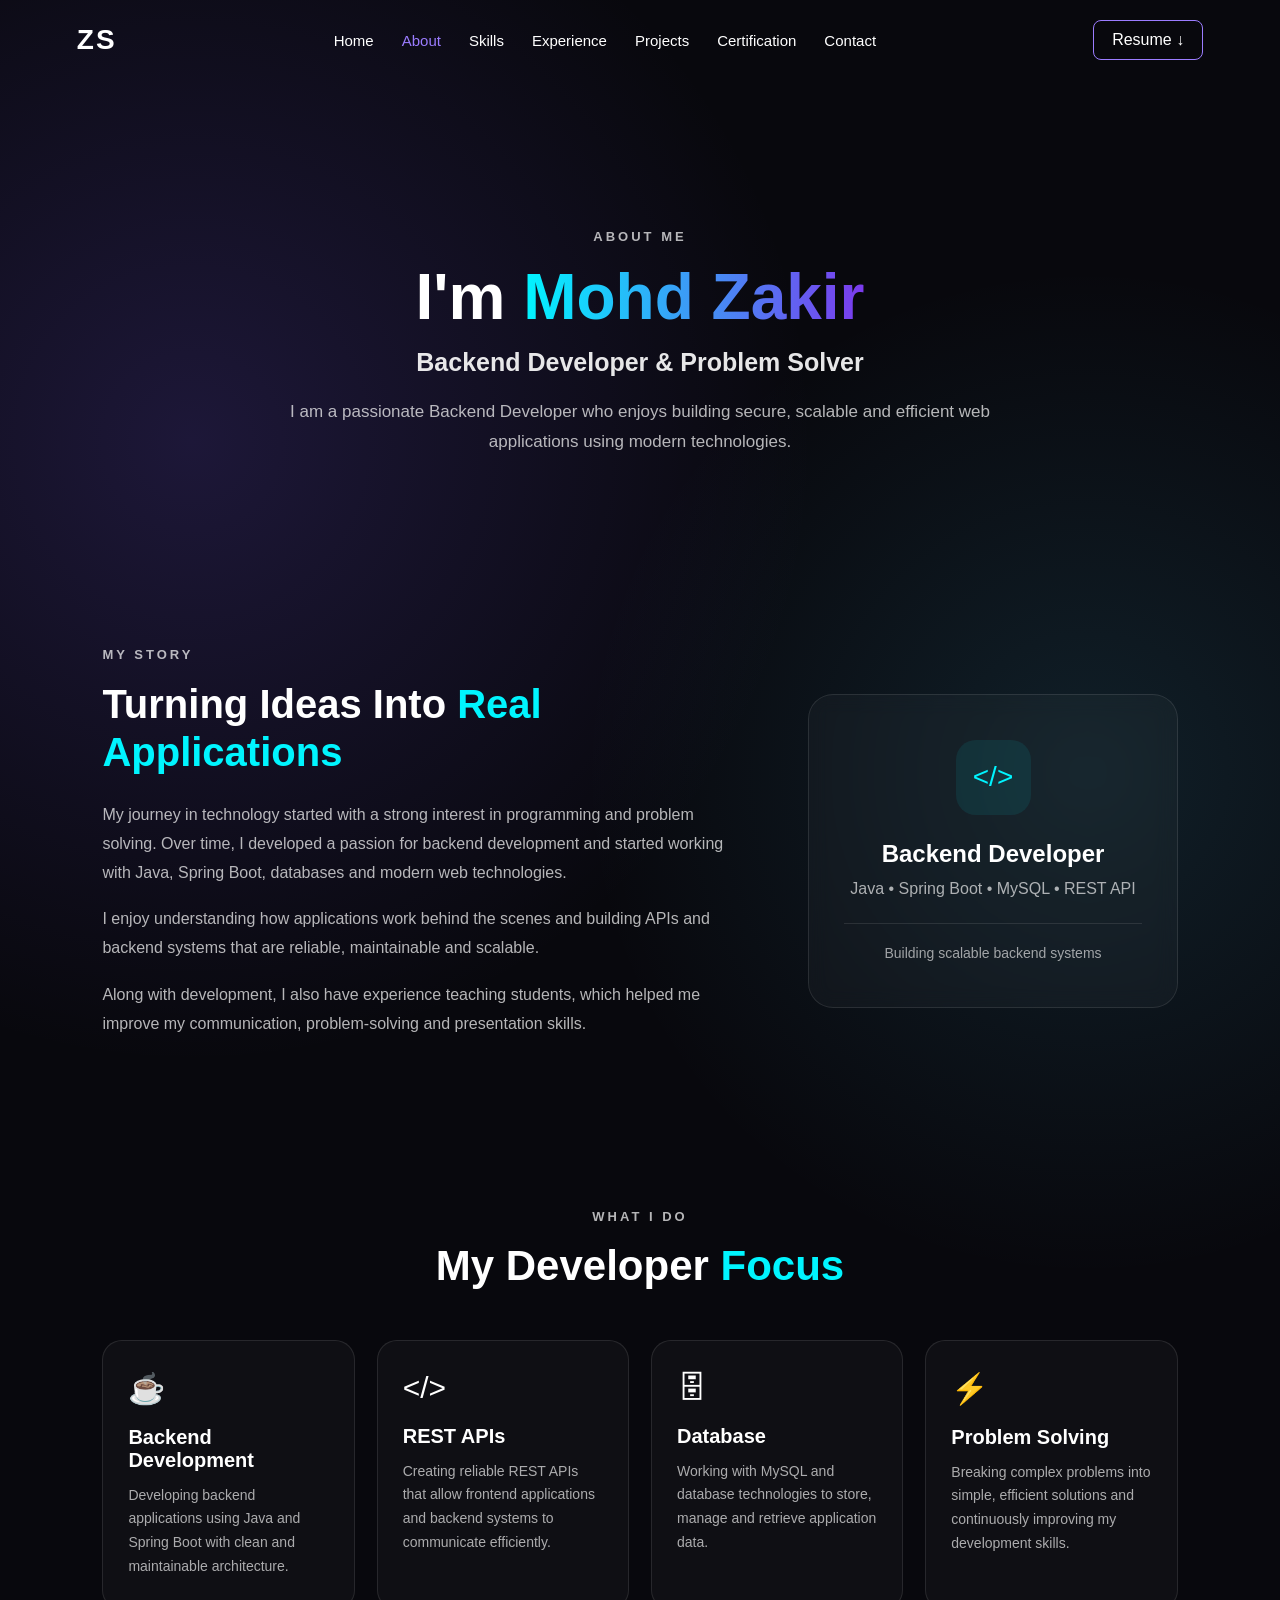
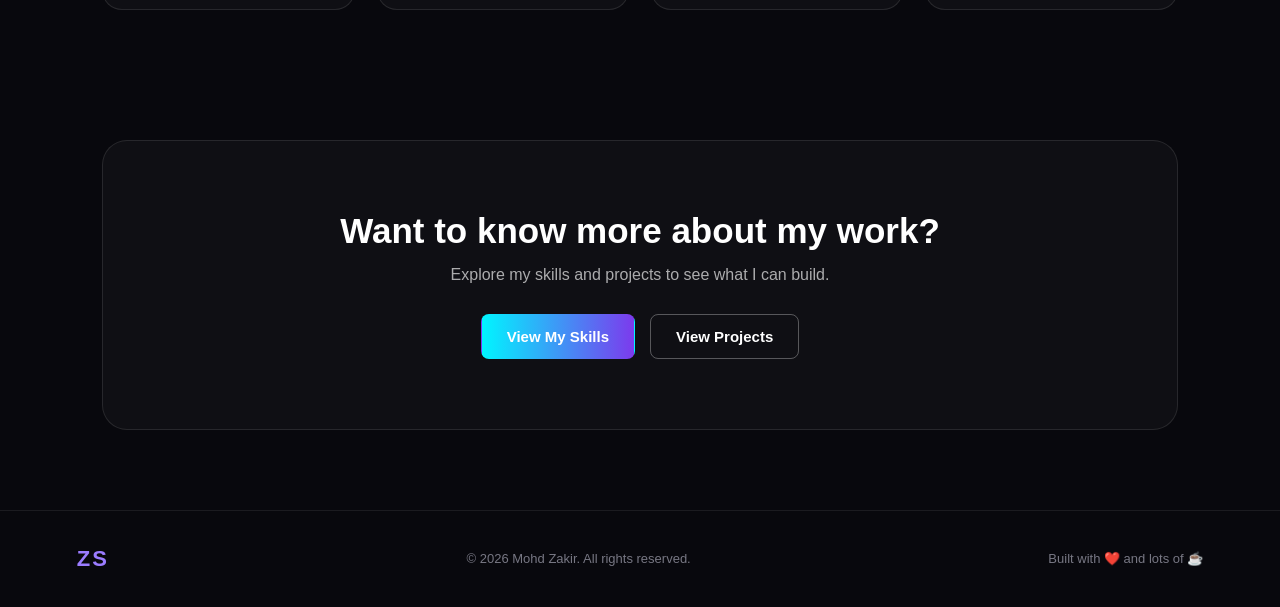
<file: about.html>
<!DOCTYPE html>
<html lang="en">

<head>
    <meta charset="UTF-8">
    <meta name="viewport" content="width=device-width, initial-scale=1.0">

    <title>About - Mohd Zakir</title>

    <link rel="stylesheet" href="CSS/style.css">
</head>

<body>

    <!-- NAVBAR -->

    <header class="navbar">

        <div class="logo">
            <span>Z</span><span>S</span>
        </div>

        <nav class="nav-links">

            <a href="home.html">Home</a>

            <a href="about.html" class="active">About</a>

            <a href="skills.html">Skills</a>

            <a href="experience.html">Experience</a>

            <a href="project.html">Projects</a>

            <a href="certification.html">Certification</a>

            <a href="contact.html">Contact</a>

        </nav>

        <a href="#" class="resume-btn">
            <span>Resume</span>
            <span>↓</span>
        </a>

        <button class="menu-btn" id="menuBtn">
            ☰
        </button>

    </header>


    <!-- ABOUT PAGE -->

    <main>

        <!-- ABOUT HERO -->

        <section class="about-hero">

            <div class="about-heading">

                <span class="section-label">
                    ABOUT ME
                </span>

                <h1>
                    I'm <span>Mohd Zakir</span>
                </h1>

                <h2>
                    Backend Developer & Problem Solver
                </h2>

                <p>
                    I am a passionate Backend Developer who enjoys
                    building secure, scalable and efficient web
                    applications using modern technologies.
                </p>

            </div>

        </section>


        <!-- ABOUT CONTENT -->

        <section class="about-content">

            <div class="about-text">

                <span class="section-label">
                    MY STORY
                </span>

                <h2>
                    Turning Ideas Into
                    <span>Real Applications</span>
                </h2>

                <p>
                    My journey in technology started with a strong
                    interest in programming and problem solving.
                    Over time, I developed a passion for backend
                    development and started working with Java,
                    Spring Boot, databases and modern web technologies.
                </p>

                <p>
                    I enjoy understanding how applications work
                    behind the scenes and building APIs and backend
                    systems that are reliable, maintainable and
                    scalable.
                </p>

                <p>
                    Along with development, I also have experience
                    teaching students, which helped me improve my
                    communication, problem-solving and presentation
                    skills.
                </p>

            </div>


            <!-- ABOUT CARD -->

            <div class="about-card">

                <div class="about-card-icon">
                    &lt;/&gt;
                </div>

                <h3>
                    Backend Developer
                </h3>

                <p>
                    Java • Spring Boot • MySQL • REST API
                </p>

                <div class="about-card-line"></div>

                <span>
                    Building scalable backend systems
                </span>

            </div>

        </section>


        <!-- DEVELOPER FOCUS -->

        <section class="developer-focus">

            <div class="focus-heading">

                <span class="section-label">
                    WHAT I DO
                </span>

                <h2>
                    My Developer <span>Focus</span>
                </h2>

            </div>


            <div class="focus-cards">

                <!-- CARD 1 -->

                <div class="focus-card">

                    <div class="focus-icon">
                        ☕
                    </div>

                    <h3>
                        Backend Development
                    </h3>

                    <p>
                        Developing backend applications using
                        Java and Spring Boot with clean and
                        maintainable architecture.
                    </p>

                </div>


                <!-- CARD 2 -->

                <div class="focus-card">

                    <div class="focus-icon">
                        &lt;/&gt;
                    </div>

                    <h3>
                        REST APIs
                    </h3>

                    <p>
                        Creating reliable REST APIs that allow
                        frontend applications and backend systems
                        to communicate efficiently.
                    </p>

                </div>


                <!-- CARD 3 -->

                <div class="focus-card">

                    <div class="focus-icon">
                        🗄
                    </div>

                    <h3>
                        Database
                    </h3>

                    <p>
                        Working with MySQL and database technologies
                        to store, manage and retrieve application data.
                    </p>

                </div>


                <!-- CARD 4 -->

                <div class="focus-card">

                    <div class="focus-icon">
                        ⚡
                    </div>

                    <h3>
                        Problem Solving
                    </h3>

                    <p>
                        Breaking complex problems into simple,
                        efficient solutions and continuously
                        improving my development skills.
                    </p>

                </div>

            </div>

        </section>


        <!-- CTA -->

        <section class="about-cta">

            <h2>
                Want to know more about my work?
            </h2>

            <p>
                Explore my skills and projects to see what I can build.
            </p>

            <div class="cta-buttons">

                <a href="skills.html" class="primary-btn">
                    View My Skills
                </a>

                <a href="project.html" class="secondary-btn">
                    View Projects
                </a>

            </div>

        </section>

    </main>


    <!-- FOOTER -->

    <footer>

        <div class="footer-logo">
            ZS
        </div>

        <p>
            © 2026 Mohd Zakir. All rights reserved.
        </p>

        <p>
            Built with ❤️ and lots of ☕
        </p>

    </footer>


  <script src="js/script.js"></script>

</body>

</html>
</file>
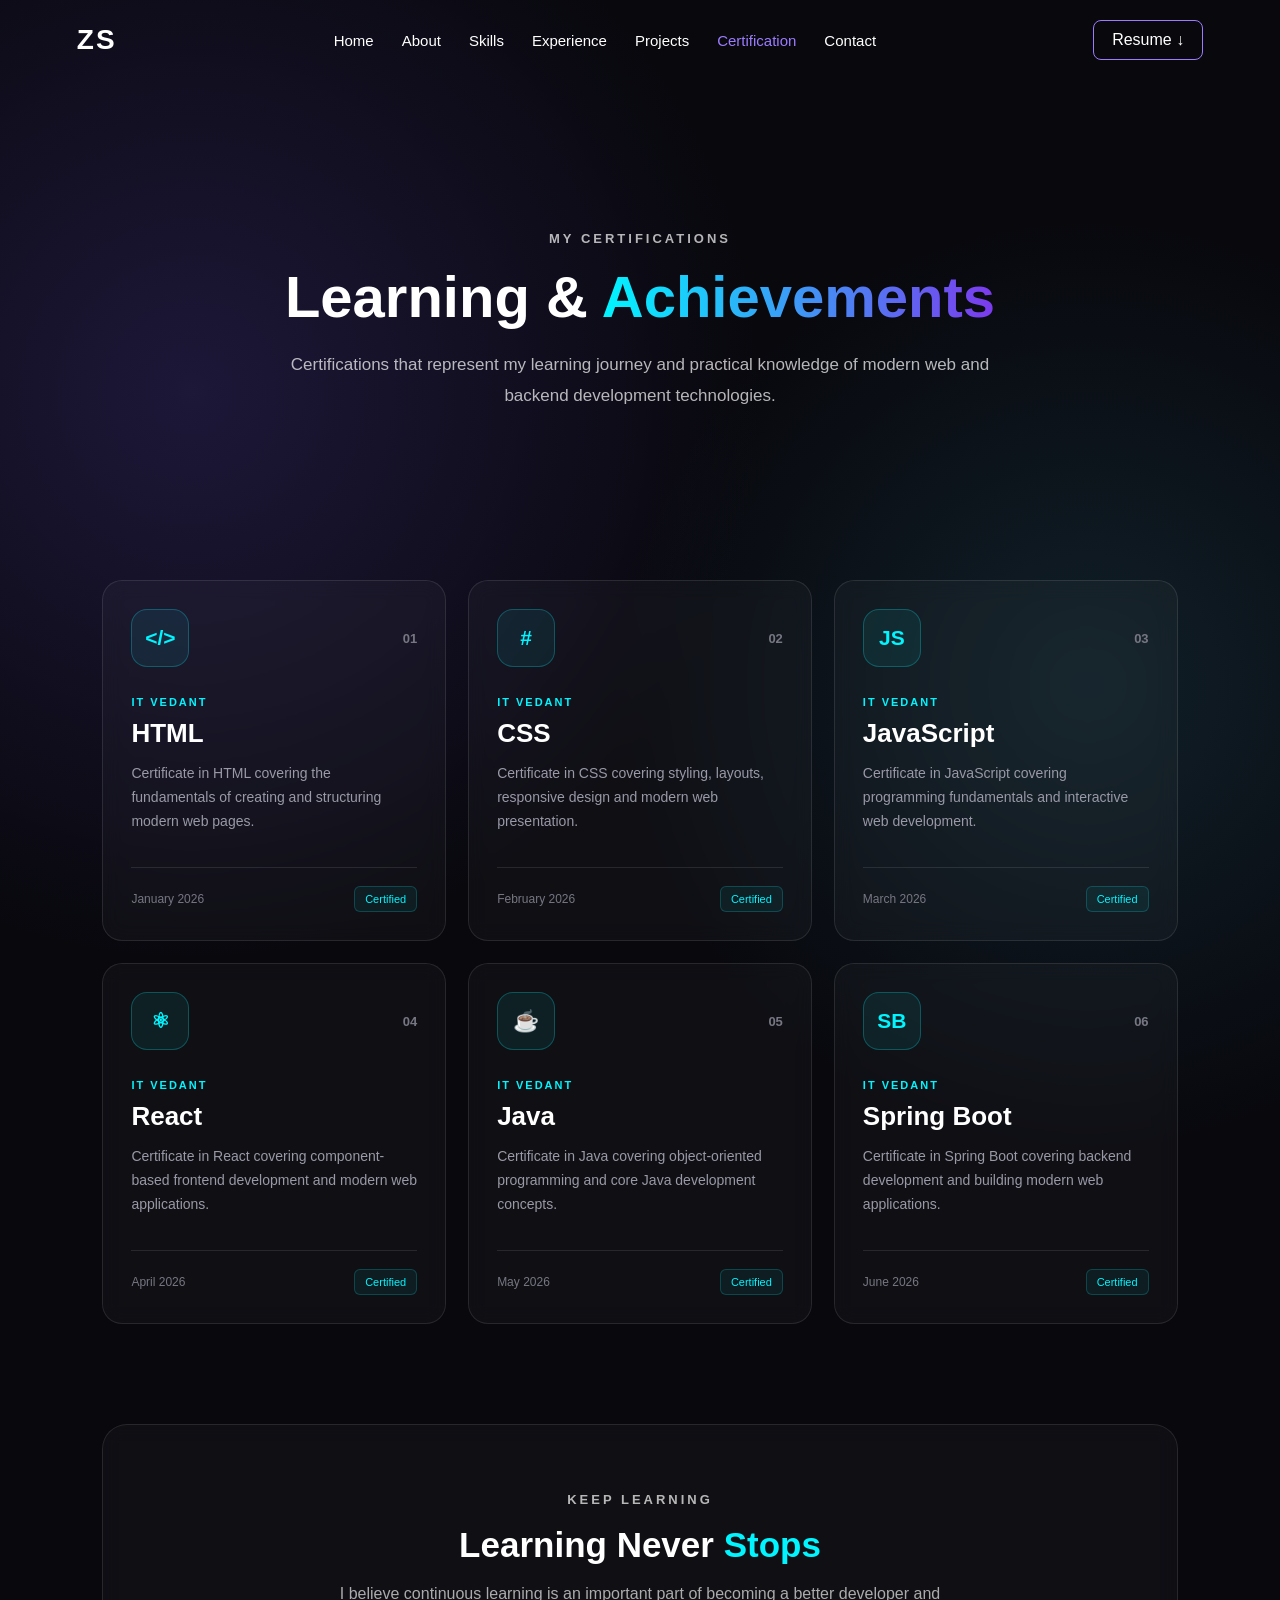
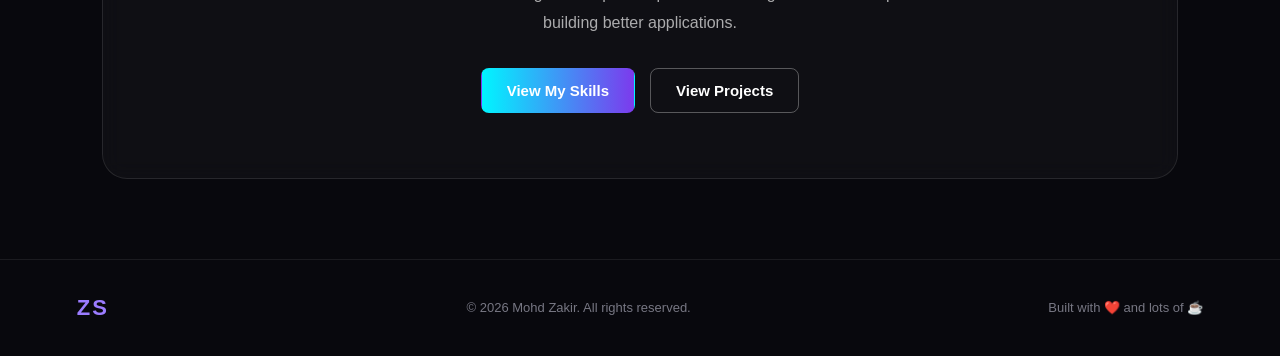
<file: certification.html>
<!DOCTYPE html>
<html lang="en">

<head>

    <meta charset="UTF-8">
    <meta name="viewport" content="width=device-width, initial-scale=1.0">

    <title>Certification - Mohd Zakir</title>

    <link rel="stylesheet" href="CSS/style.css">

</head>

<body>

    <!--  NAVBAR  -->

    <header class="navbar">

        <div class="logo">
            <span>Z</span><span>S</span>
        </div>

        <nav class="nav-links">

            <a href="home.html">Home</a>

            <a href="about.html">About</a>

            <a href="skills.html">Skills</a>

            <a href="experience.html">Experience</a>

            <a href="project.html">Projects</a>

            <a href="certification.html" class="active">
                Certification
            </a>

            <a href="contact.html">Contact</a>

        </nav>

        <a href="#" class="resume-btn">
            <span>Resume</span>
            <span>↓</span>
        </a>

        <button class="menu-btn" id="menuBtn">
            ☰
        </button>

    </header>


    <!--  CERTIFICATION PAGE  -->

    <main>


        <!--  HERO  -->

        <section class="certification-hero">

            <div class="certification-heading">

                <span class="section-label">
                    MY CERTIFICATIONS
                </span>

                <h1>
                    Learning & <span>Achievements</span>
                </h1>

                <p>
                    Certifications that represent my learning journey
                    and practical knowledge of modern web and backend
                    development technologies.
                </p>

            </div>

        </section>


        <!--  CERTIFICATIONS  -->

        <section class="certification-section">

            <div class="certification-grid">


                <!--  CERTIFICATE 1  -->

                <div class="certificate-card">

                    <div class="certificate-top">

                        <div class="certificate-icon">
                            &lt;/&gt;
                        </div>

                        <span class="certificate-number">
                            01
                        </span>

                    </div>

                    <span class="certificate-type">
                        IT VEDANT
                    </span>

                    <h2>
                        HTML
                    </h2>

                    <p>
                        Certificate in HTML covering the fundamentals
                        of creating and structuring modern web pages.
                    </p>

                    <div class="certificate-bottom">

                        <span>
                            January 2026
                        </span>

                        <span class="certificate-status">
                            Certified
                        </span>

                    </div>

                </div>


                <!--  CERTIFICATE 2  -->

                <div class="certificate-card">

                    <div class="certificate-top">

                        <div class="certificate-icon">
                            #
                        </div>

                        <span class="certificate-number">
                            02
                        </span>

                    </div>

                    <span class="certificate-type">
                        IT VEDANT
                    </span>

                    <h2>
                        CSS
                    </h2>

                    <p>
                        Certificate in CSS covering styling, layouts,
                        responsive design and modern web presentation.
                    </p>

                    <div class="certificate-bottom">

                        <span>
                            February 2026
                        </span>

                        <span class="certificate-status">
                            Certified
                        </span>

                    </div>

                </div>


                <!--  CERTIFICATE 3  -->

                <div class="certificate-card">

                    <div class="certificate-top">

                        <div class="certificate-icon">
                            JS
                        </div>

                        <span class="certificate-number">
                            03
                        </span>

                    </div>

                    <span class="certificate-type">
                        IT VEDANT
                    </span>

                    <h2>
                        JavaScript
                    </h2>

                    <p>
                        Certificate in JavaScript covering programming
                        fundamentals and interactive web development.
                    </p>

                    <div class="certificate-bottom">

                        <span>
                            March 2026
                        </span>

                        <span class="certificate-status">
                            Certified
                        </span>

                    </div>

                </div>


                <!--  CERTIFICATE 4  -->

                <div class="certificate-card">

                    <div class="certificate-top">

                        <div class="certificate-icon">
                            ⚛
                        </div>

                        <span class="certificate-number">
                            04
                        </span>

                    </div>

                    <span class="certificate-type">
                        IT VEDANT
                    </span>

                    <h2>
                        React
                    </h2>

                    <p>
                        Certificate in React covering component-based
                        frontend development and modern web applications.
                    </p>

                    <div class="certificate-bottom">

                        <span>
                            April 2026
                        </span>

                        <span class="certificate-status">
                            Certified
                        </span>

                    </div>

                </div>


                <!--  CERTIFICATE 5  -->

                <div class="certificate-card">

                    <div class="certificate-top">

                        <div class="certificate-icon">
                            ☕
                        </div>

                        <span class="certificate-number">
                            05
                        </span>

                    </div>

                    <span class="certificate-type">
                        IT VEDANT
                    </span>

                    <h2>
                        Java
                    </h2>

                    <p>
                        Certificate in Java covering object-oriented
                        programming and core Java development concepts.
                    </p>

                    <div class="certificate-bottom">

                        <span>
                            May 2026
                        </span>

                        <span class="certificate-status">
                            Certified
                        </span>

                    </div>

                </div>


                <!--  CERTIFICATE 6  -->

                <div class="certificate-card">

                    <div class="certificate-top">

                        <div class="certificate-icon">
                            SB
                        </div>

                        <span class="certificate-number">
                            06
                        </span>

                    </div>

                    <span class="certificate-type">
                        IT VEDANT
                    </span>

                    <h2>
                        Spring Boot
                    </h2>

                    <p>
                        Certificate in Spring Boot covering backend
                        development and building modern web applications.
                    </p>

                    <div class="certificate-bottom">

                        <span>
                            June 2026
                        </span>

                        <span class="certificate-status">
                            Certified
                        </span>

                    </div>

                </div>


            </div>

        </section>


        <!--  CERTIFICATION CTA  -->

        <section class="certification-cta">

            <span class="section-label">
                KEEP LEARNING
            </span>

            <h2>
                Learning Never <span>Stops</span>
            </h2>

            <p>
                I believe continuous learning is an important part
                of becoming a better developer and building better
                applications.
            </p>

            <div class="certification-buttons">

                <a href="skills.html" class="primary-btn">
                    View My Skills
                </a>

                <a href="project.html" class="secondary-btn">
                    View Projects
                </a>

            </div>

        </section>

    </main>


    <!--  FOOTER  -->

    <footer>

        <div class="footer-logo">
            ZS
        </div>

        <p>
            © 2026 Mohd Zakir. All rights reserved.
        </p>

        <p>
            Built with ❤️ and lots of ☕
        </p>

    </footer>


   <script src="js/script.js"></script>

</body>

</html>
</file>
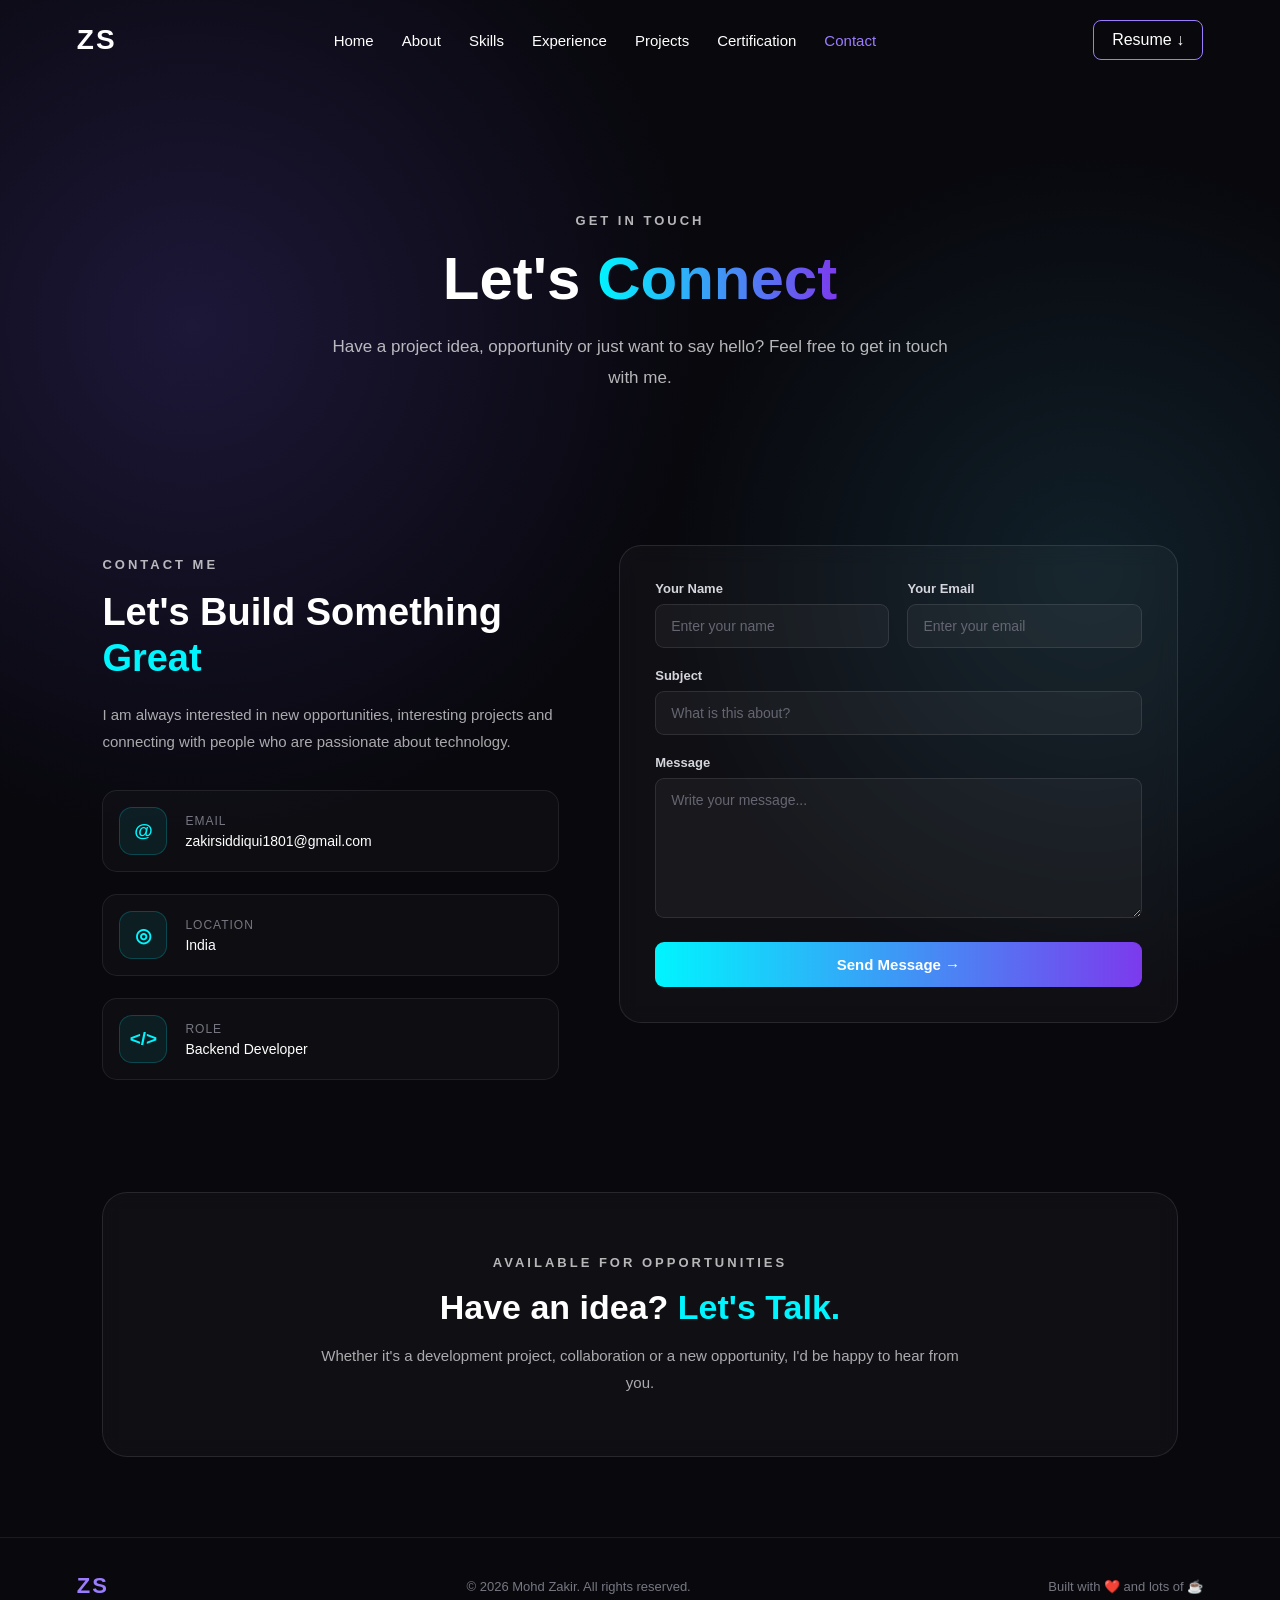
<file: contact.html>
<!DOCTYPE html>
<html lang="en">

<head>

    <meta charset="UTF-8">
    <meta name="viewport" content="width=device-width, initial-scale=1.0">

    <title>Contact - Mohd Zakir</title>

    <link rel="stylesheet" href="CSS/style.css">

</head>

<body>

    <!-- NAVBAR -->

    <header class="navbar">

        <div class="logo">
            <span>Z</span><span>S</span>
        </div>

        <nav class="nav-links">

            <a href="home.html">Home</a>

            <a href="about.html">About</a>

            <a href="skills.html">Skills</a>

            <a href="experience.html">Experience</a>

            <a href="project.html">Projects</a>

            <a href="certification.html">Certification</a>

            <a href="contact.html" class="active">Contact</a>

        </nav>

        <a href="#" class="resume-btn">
            <span>Resume</span>
            <span>↓</span>
        </a>

        <button class="menu-btn" id="menuBtn">
            ☰
        </button>

    </header>


    <!-- CONTACT PAGE -->

    <main>

        <!-- CONTACT HERO -->

        <section class="contact-hero">

            <div class="contact-heading">

                <span class="section-label">
                    GET IN TOUCH
                </span>

                <h1>
                    Let's <span>Connect</span>
                </h1>

                <p>
                    Have a project idea, opportunity or just want to
                    say hello? Feel free to get in touch with me.
                </p>

            </div>

        </section>


        <!-- CONTACT SECTION -->

        <section class="contact-section">


            <!-- CONTACT INFO -->

            <div class="contact-info">

                <span class="section-label">
                    CONTACT ME
                </span>

                <h2>
                    Let's Build Something <span>Great</span>
                </h2>

                <p class="contact-description">
                    I am always interested in new opportunities,
                    interesting projects and connecting with people
                    who are passionate about technology.
                </p>


                <!-- EMAIL -->

                <div class="contact-item">

                    <div class="contact-icon">
                        @
                    </div>

                    <div>
                        <span>Email</span>
                        <p>
                            zakirsiddiqui1801@gmail.com
                        </p>
                    </div>

                </div>


                <!-- LOCATION -->

                <div class="contact-item">

                    <div class="contact-icon">
                        ◎
                    </div>

                    <div>
                        <span>Location</span>
                        <p>
                            India
                        </p>
                    </div>

                </div>


                <!-- ROLE -->

                <div class="contact-item">

                    <div class="contact-icon">
                        &lt;/&gt;
                    </div>

                    <div>
                        <span>Role</span>
                        <p>
                            Backend Developer
                        </p>
                    </div>

                </div>


            </div>


            <!-- CONTACT FORM -->

            <div class="contact-form-card">

                <form>

                    <div class="form-row">

                        <div class="form-group">

                            <label for="name">
                                Your Name
                            </label>

                            <input
                                type="text"
                                id="name"
                                placeholder="Enter your name"
                            >

                        </div>


                        <div class="form-group">

                            <label for="email">
                                Your Email
                            </label>

                            <input
                                type="email"
                                id="email"
                                placeholder="Enter your email"
                            >

                        </div>

                    </div>


                    <div class="form-group">

                        <label for="subject">
                            Subject
                        </label>

                        <input
                            type="text"
                            id="subject"
                            placeholder="What is this about?"
                        >

                    </div>


                    <div class="form-group">

                        <label for="message">
                            Message
                        </label>

                        <textarea
                            id="message"
                            rows="6"
                            placeholder="Write your message..."
                        ></textarea>

                    </div>


                    <button
                        type="submit"
                        class="contact-submit"
                    >
                        Send Message →
                    </button>

                </form>

            </div>

        </section>


        <!-- CONTACT CTA -->

        <section class="contact-cta">

            <span class="section-label">
                AVAILABLE FOR OPPORTUNITIES
            </span>

            <h2>
                Have an idea? <span>Let's Talk.</span>
            </h2>

            <p>
                Whether it's a development project, collaboration
                or a new opportunity, I'd be happy to hear from you.
            </p>

        </section>

    </main>


    <!-- FOOTER -->

    <footer>

        <div class="footer-logo">
            ZS
        </div>

        <p>
            © 2026 Mohd Zakir. All rights reserved.
        </p>

        <p>
            Built with ❤️ and lots of ☕
        </p>

    </footer>


  <script src="js/script.js"></script>

</body>

</html>
</file>
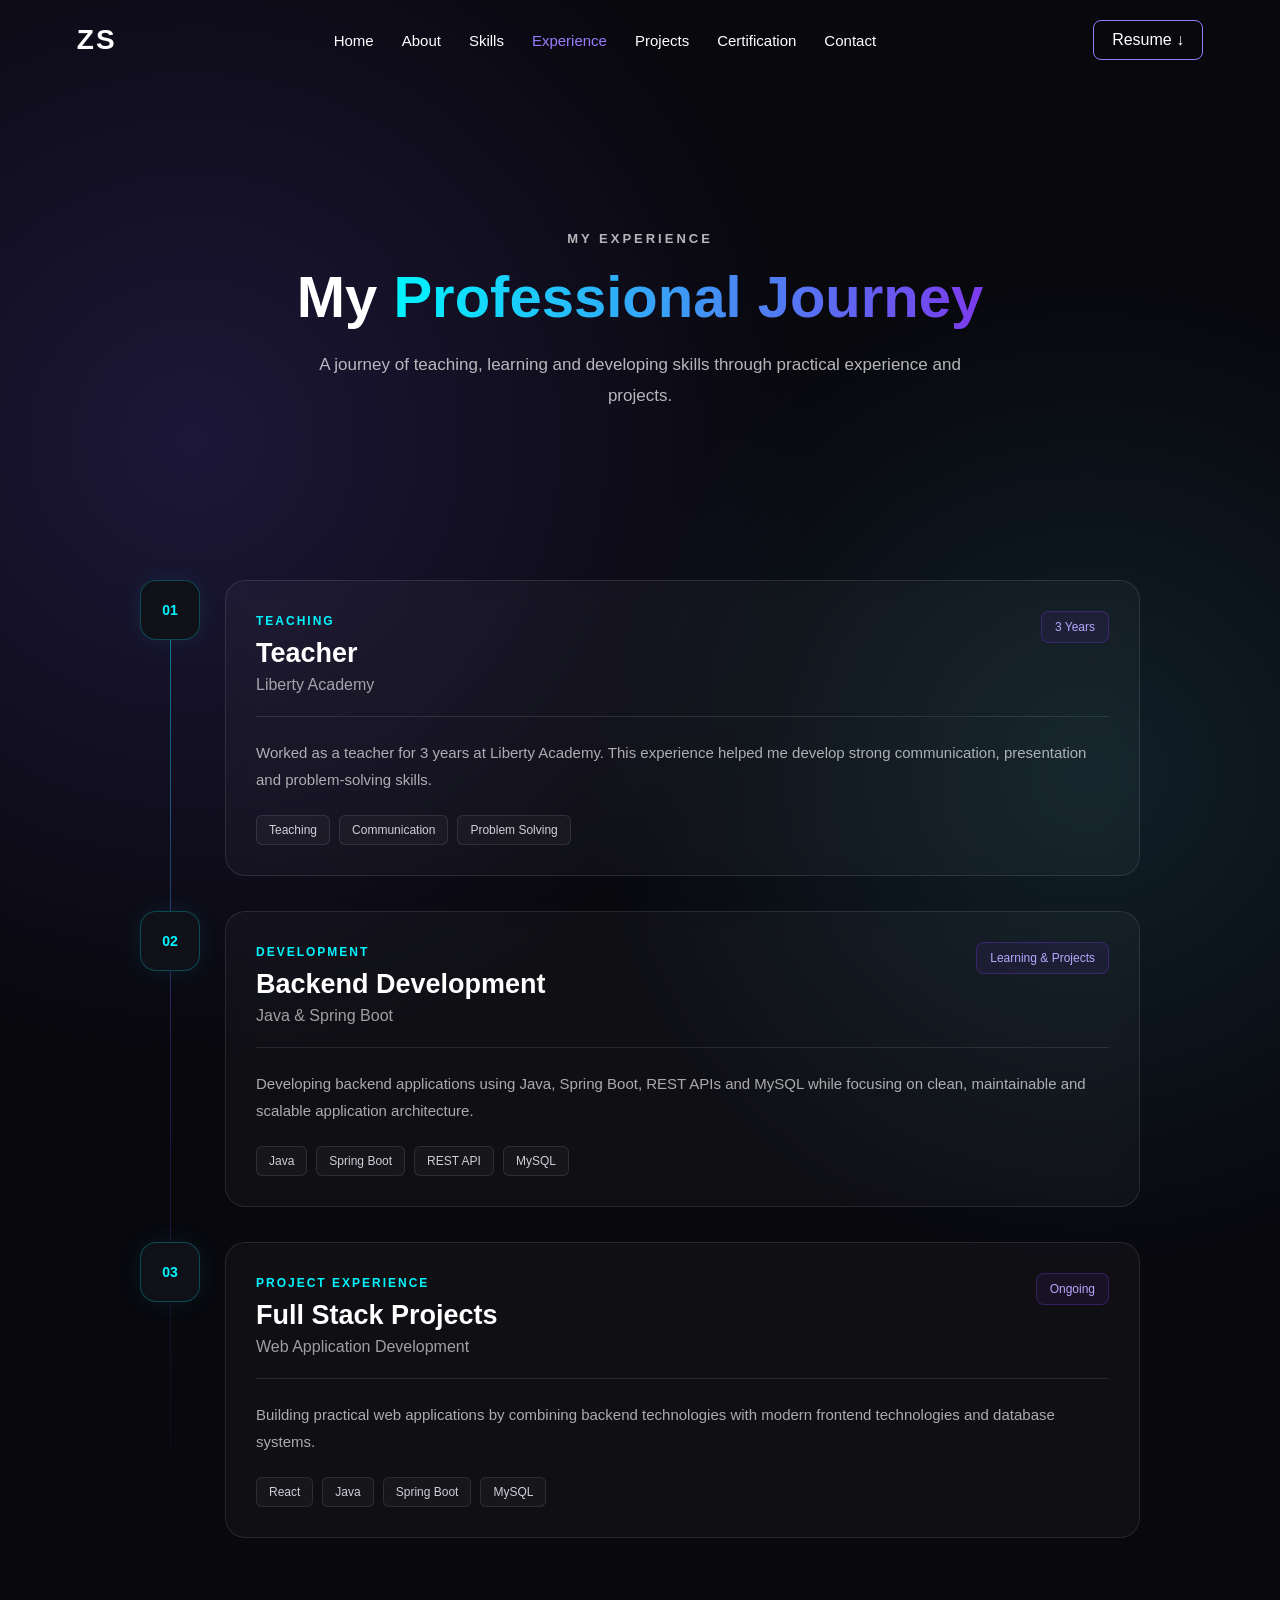
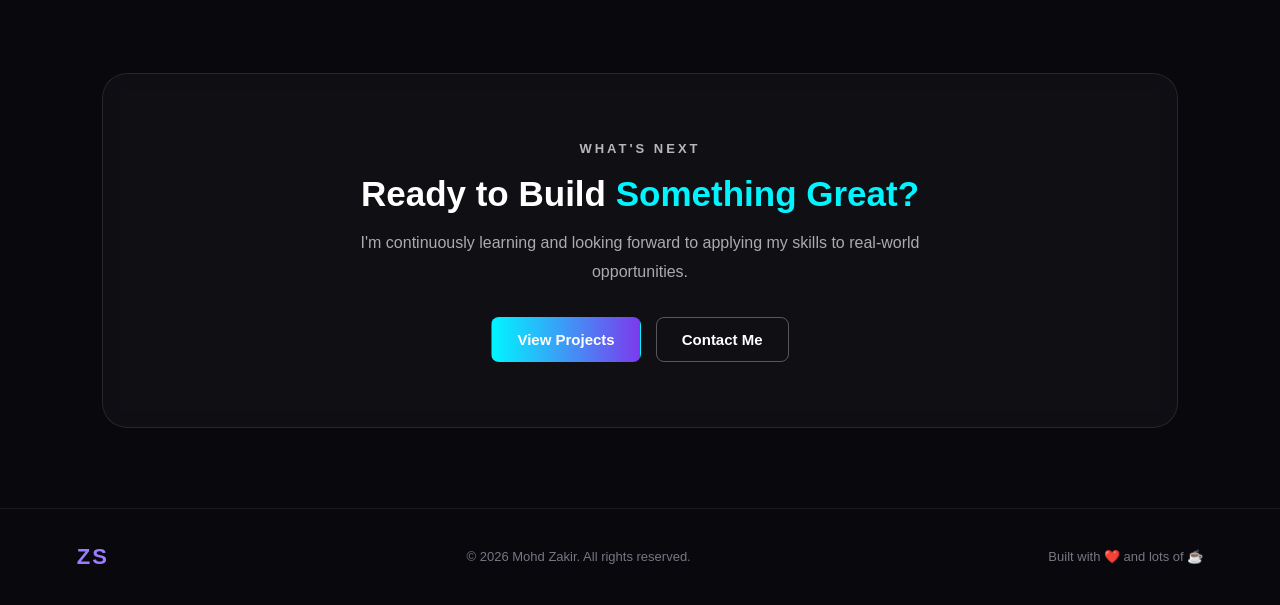
<file: experience.html>
<!DOCTYPE html>
<html lang="en">

<head>
    <meta charset="UTF-8">
    <meta name="viewport" content="width=device-width, initial-scale=1.0">

    <title>Experience - Mohd Zakir</title>

    <link rel="stylesheet" href="CSS/style.css">
</head>

<body>

    <!-- NAVBAR -->

    <header class="navbar">

        <div class="logo">
            <span>Z</span><span>S</span>
        </div>

        <nav class="nav-links">

            <a href="home.html">Home</a>

            <a href="about.html">About</a>

            <a href="skills.html">Skills</a>

            <a href="experience.html" class="active">Experience</a>

            <a href="project.html">Projects</a>

            <a href="certification.html">Certification</a>

            <a href="contact.html">Contact</a>

        </nav>

        <a href="#" class="resume-btn">
            <span>Resume</span>
            <span>↓</span>
        </a>

        <button class="menu-btn" id="menuBtn">
            ☰
        </button>

    </header>


    <!-- EXPERIENCE PAGE -->

    <main>

        <!-- EXPERIENCE HERO -->

        <section class="experience-hero">

            <div class="experience-heading">

                <span class="section-label">
                    MY EXPERIENCE
                </span>

                <h1>
                    My <span>Professional Journey</span>
                </h1>

                <p>
                    A journey of teaching, learning and developing
                    skills through practical experience and projects.
                </p>

            </div>

        </section>


        <!-- EXPERIENCE CONTENT -->

        <section class="experience-content">

            <div class="experience-timeline">


                <!-- EXPERIENCE 1 -->

                <div class="experience-item">

                    <div class="experience-marker">
                        01
                    </div>

                    <div class="experience-card">

                        <div class="experience-top">

                            <div>
                                <span class="experience-type">
                                    TEACHING
                                </span>

                                <h2>
                                    Teacher
                                </h2>

                                <h3>
                                    Liberty Academy
                                </h3>
                            </div>

                            <span class="experience-duration">
                                3 Years
                            </span>

                        </div>

                        <div class="experience-line"></div>

                        <p>
                            Worked as a teacher for 3 years at Liberty
                            Academy. This experience helped me develop
                            strong communication, presentation and
                            problem-solving skills.
                        </p>

                        <div class="experience-tags">

                            <span>Teaching</span>
                            <span>Communication</span>
                            <span>Problem Solving</span>

                        </div>

                    </div>

                </div>


                <!-- EXPERIENCE 2 -->

                <div class="experience-item">

                    <div class="experience-marker">
                        02
                    </div>

                    <div class="experience-card">

                        <div class="experience-top">

                            <div>
                                <span class="experience-type">
                                    DEVELOPMENT
                                </span>

                                <h2>
                                    Backend Development
                                </h2>

                                <h3>
                                    Java & Spring Boot
                                </h3>
                            </div>

                            <span class="experience-duration">
                                Learning & Projects
                            </span>

                        </div>

                        <div class="experience-line"></div>

                        <p>
                            Developing backend applications using Java,
                            Spring Boot, REST APIs and MySQL while
                            focusing on clean, maintainable and scalable
                            application architecture.
                        </p>

                        <div class="experience-tags">

                            <span>Java</span>
                            <span>Spring Boot</span>
                            <span>REST API</span>
                            <span>MySQL</span>

                        </div>

                    </div>

                </div>


                <!-- EXPERIENCE 3 -->

                <div class="experience-item">

                    <div class="experience-marker">
                        03
                    </div>

                    <div class="experience-card">

                        <div class="experience-top">

                            <div>
                                <span class="experience-type">
                                    PROJECT EXPERIENCE
                                </span>

                                <h2>
                                    Full Stack Projects
                                </h2>

                                <h3>
                                    Web Application Development
                                </h3>
                            </div>

                            <span class="experience-duration">
                                Ongoing
                            </span>

                        </div>

                        <div class="experience-line"></div>

                        <p>
                            Building practical web applications by
                            combining backend technologies with modern
                            frontend technologies and database systems.
                        </p>

                        <div class="experience-tags">

                            <span>React</span>
                            <span>Java</span>
                            <span>Spring Boot</span>
                            <span>MySQL</span>

                        </div>

                    </div>

                </div>


            </div>

        </section>


        <!-- EXPERIENCE CTA -->

        <section class="experience-cta">

            <span class="section-label">
                WHAT'S NEXT
            </span>

            <h2>
                Ready to Build <span>Something Great?</span>
            </h2>

            <p>
                I'm continuously learning and looking forward to
                applying my skills to real-world opportunities.
            </p>

            <div class="experience-buttons">

                <a href="project.html" class="primary-btn">
                    View Projects
                </a>

                <a href="contact.html" class="secondary-btn">
                    Contact Me
                </a>

            </div>

        </section>

    </main>


    <!-- FOOTER -->

    <footer>

        <div class="footer-logo">
            ZS
        </div>

        <p>
            © 2026 Mohd Zakir. All rights reserved.
        </p>

        <p>
            Built with ❤️ and lots of ☕
        </p>

    </footer>


   <script src="js/script.js"></script>

</body>

</html>
</file>
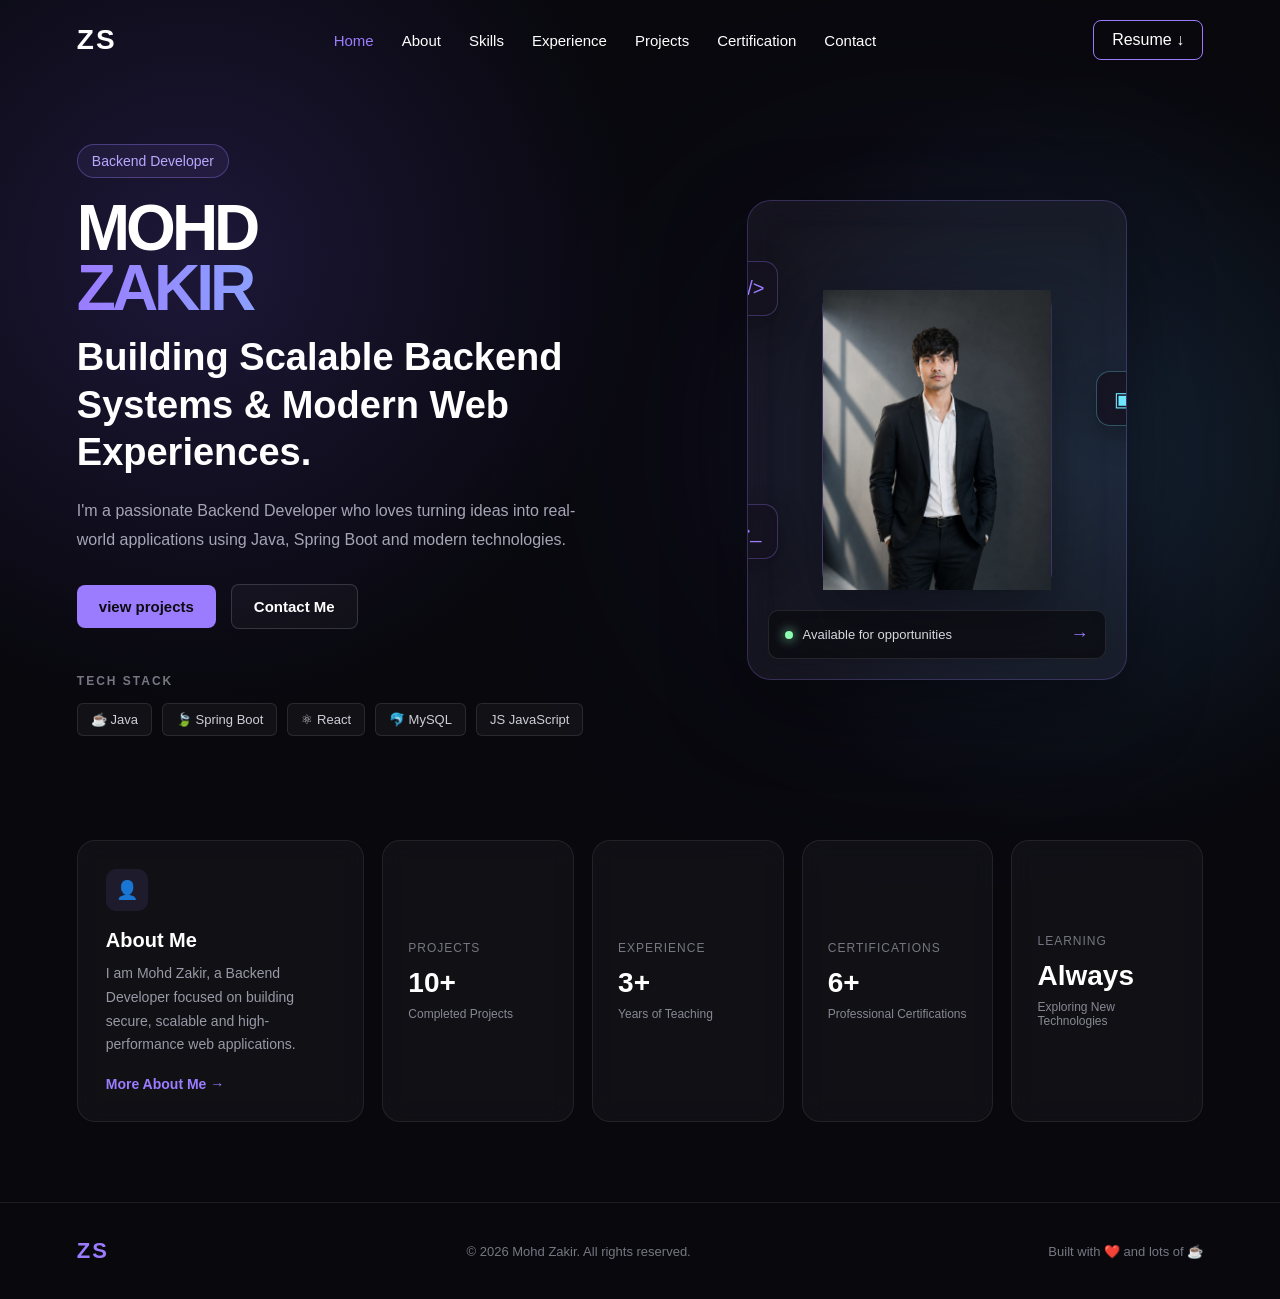
<file: home.html>
<!DOCTYPE html>
<html lang="en">

<head>
    <meta charset="UTF-8">
    <meta name="viewport" content="width=device-width, initial-scale=1.0">
    <title>Portfolio-new</title>
    <link rel="stylesheet" href="CSS/style.css">
</head>

<body>
    <header class="navbar">
        <div class="logo">
            <span>Z</span><span>S</span>
        </div>
        <nav class="nav-links">
            <a href="home.html" class="active">Home</a>
            <a href="about.html">About</a>
            <a href="skills.html">Skills</a>
            <a href="experience.html">Experience</a>
            <a href="project.html">Projects</a>
            <a href="certification.html">Certification</a>
            <a href="contact.html">Contact</a>
        </nav>

        <a href="#" class="resume-btn">
            <span>Resume</span>
            <span>↓</span>
        </a>
        <button class="menu-btn" id="menuBtn">
            ☰
        </button>
    </header>

    <!-- HOME -->

    <main>
        <section class="hero">
            <!-- Left side -->
            <div class="hero-content">
                <div class="status">
                    Backend Developer
                </div>
                <h1>
                    MOHD
                    <SPAN>ZAKIR</SPAN>
                </h1>
                <h2>
                    Building Scalable Backend Systems &
                    <sapn>Modern Web Experiences.</sapn>
                </h2>
                <p>
                    I'm a passionate Backend Developer who loves turning
                    ideas into real-world applications using Java,
                    Spring Boot and modern technologies.
                </p>
                <!-- buttons -->

                <div class="hero-buttons">
                    <a href="project.html" class="primary-btn">
                        view projects
                    </a>
                    <a href="contact.html" class="secondary-btn">
                        Contact Me
                    </a>
                </div>

                <div class="tech-stack">

                    <p>TECH STACK</p>

                    <div class="tech-items">

                        <div class="tech">☕ Java</div>

                        <div class="tech">🍃 Spring Boot</div>

                        <div class="tech">⚛ React</div>

                        <div class="tech">🐬 MySQL</div>

                        <div class="tech">JS JavaScript</div>

                    </div>

                </div>

            </div>
            <!-- Right side -->
              

            <div class="hero-visual">

                <div class="glow"></div>

                <div class="profile-card">

                    <!-- Replace this image later -->
                    <div class="profile-placeholder">
                       <img class="image" src="images/zakir image.jpeg" alt="">
                    </div>

                    <div class="floating-icon icon-one">
                        &lt;/&gt;
                    </div>

                    <div class="floating-icon icon-two">
                        ▣
                    </div>

                    <div class="floating-icon icon-three">
                        &gt;_
                    </div>

                    <div class="availability">

                        <span></span>

                        Available for opportunities

                        <b>→</b>

                    </div>

                </div>

            </div>
        </section>


         <!--  QUICK INFO  -->

        <section class="quick-info">

            <div class="about-mini">

                <div class="section-icon">
                    👤
                </div>

                <h3>About Me</h3>

                <p>
                    I am Mohd Zakir, a Backend Developer focused on
                    building secure, scalable and high-performance
                    web applications.
                </p>

                <a href="about.html">
                    More About Me →
                </a>

            </div>


            <div class="info-card">

                <span>Projects</span>

                <strong>10+</strong>

                <small>
                    Completed Projects
                </small>

            </div>


            <div class="info-card">

                <span>Experience</span>

                <strong>3+</strong>

                <small>
                    Years of Teaching
                </small>

            </div>


            <div class="info-card">

                <span>Certifications</span>

                <strong>6+</strong>

                <small>
                    Professional Certifications
                </small>

            </div>


            <div class="info-card">

                <span>Learning</span>

                <strong>Always</strong>

                <small>
                    Exploring New Technologies
                </small>

            </div>

        </section>

    
    </main>

     <!-- FOOTER -->

    <footer>

        <div class="footer-logo">
            ZS
        </div>

        <p>
            © 2026 Mohd Zakir. All rights reserved.
        </p>

        <p>
            Built with ❤️ and lots of ☕
        </p>

    </footer>


    <script src="js/script.js"></script>
</body>

</html>
</file>
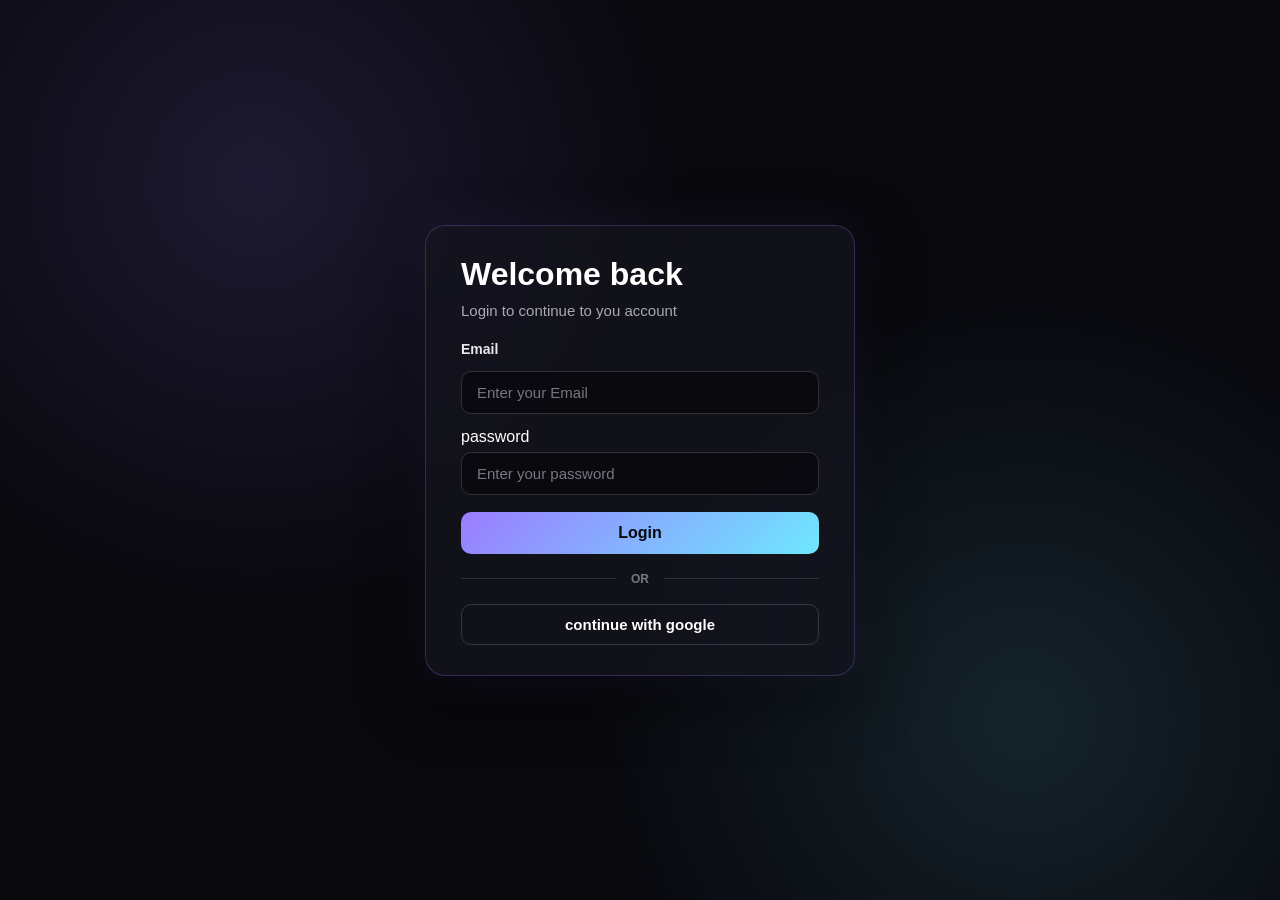
<file: login.html>
<!DOCTYPE html>
<html lang="en">

<head>
    <meta charset="UTF-8">
    <meta name="viewport" content="width=device-width, initial-scale=1.0">
    <title>Login</title>
    <link rel="stylesheet" href="CSS/style.css">
</head>

<body class="login-page">
    <main>
        <div class="login-container">
            <div class="login-card">
                <h1>Welcome back</h1>

                <p class="login-subtitle">
                    Login to continue to you account
                </p>
                <!-- Login  -->
                <form id="form-login">
                    <div class="form-group">
                        <label for="email">Email</label>

                        <input type="email" id="email" placeholder="Enter your Email" required>
                    </div>

                    <div class="form-group">
                        <lable for="password">password</lable>

                        <input type="password" id="password" placeholder="Enter your password" required>
                    </div>

                    <button type="submit" class="login-btn">Login</button>
                </form>

                <!-- Divider -->
                <div class="divider">
                    <span>OR</span>
                </div>


                <!-- google button -->

                <button class="google-btn" id="google-login">
                    continue with google
                </button>

                <!-- Register  -->

                <!-- <p class="register-text">
                    Dont have any account
                    <a href="register.html">Create account</a>
                </p> -->

            </div>
        </div>
    </main>
    <script src="js/login.js"></script>
</body>

</html>
</file>
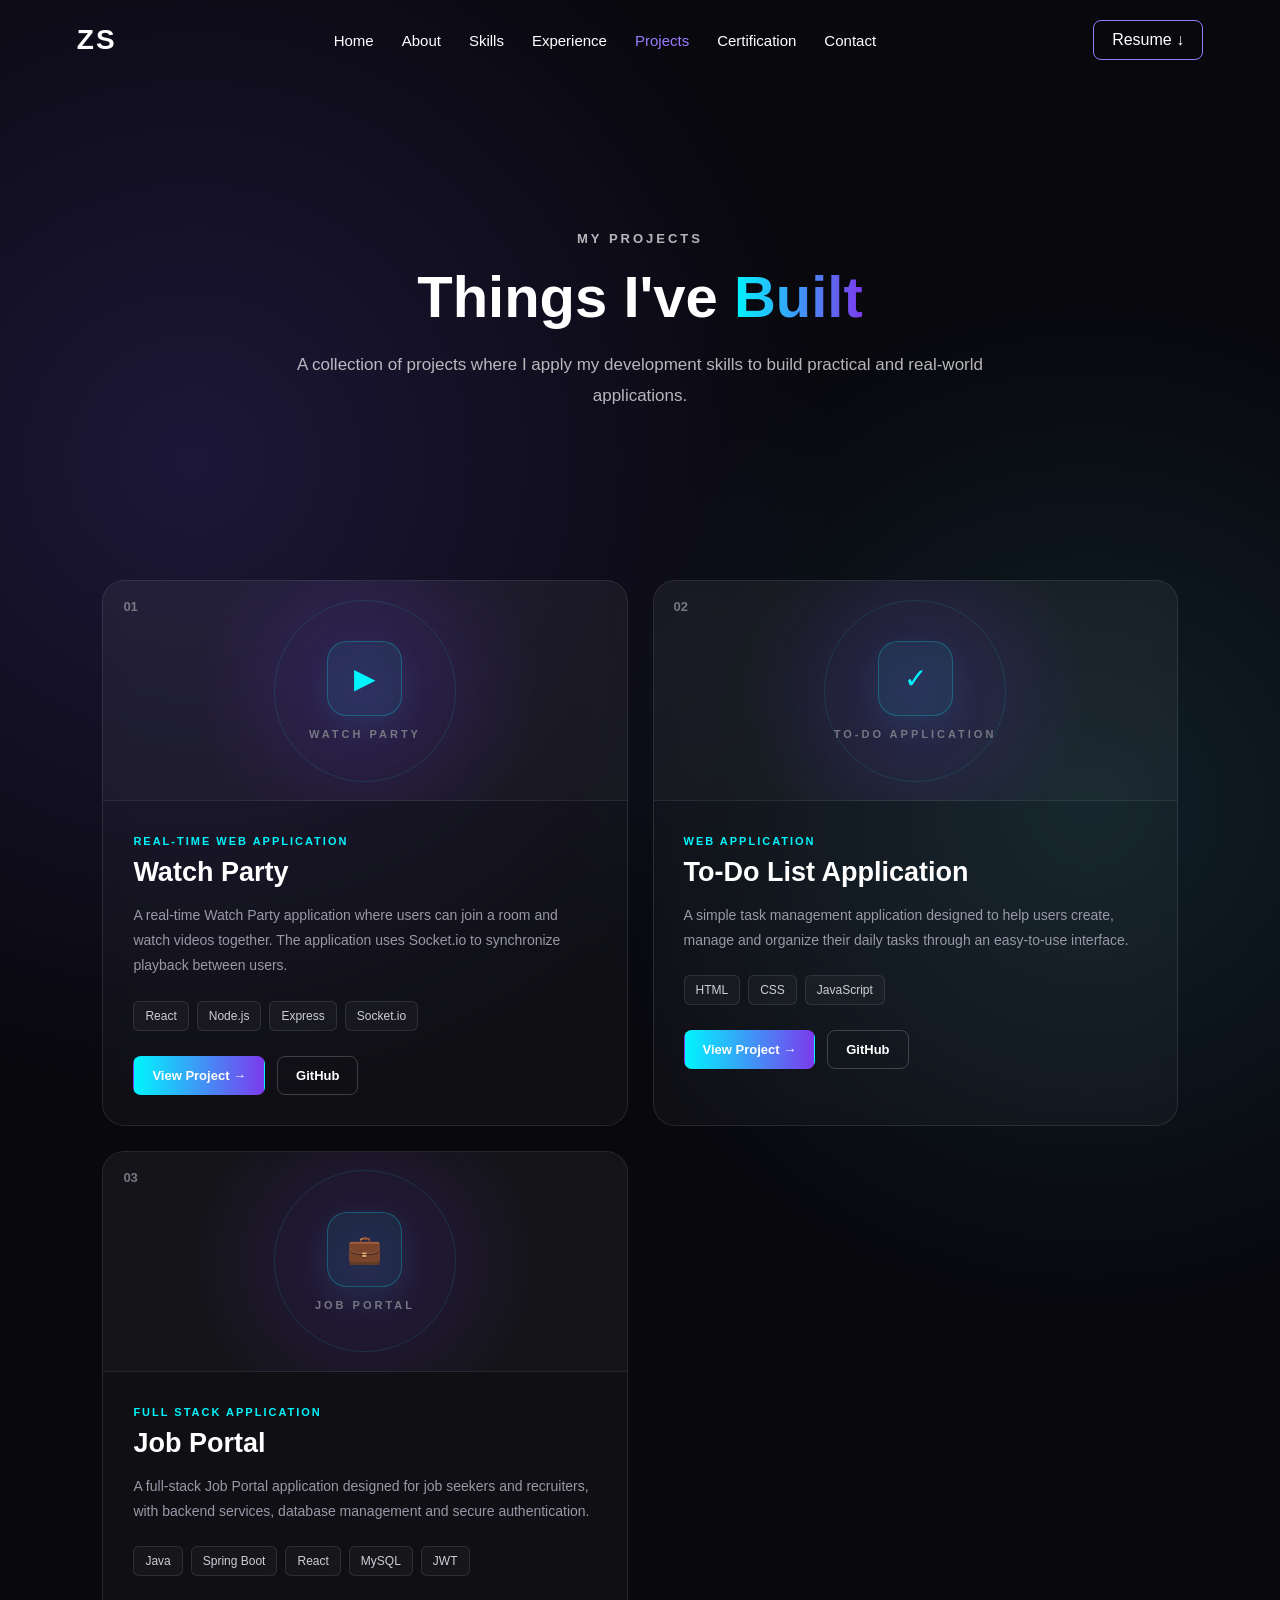
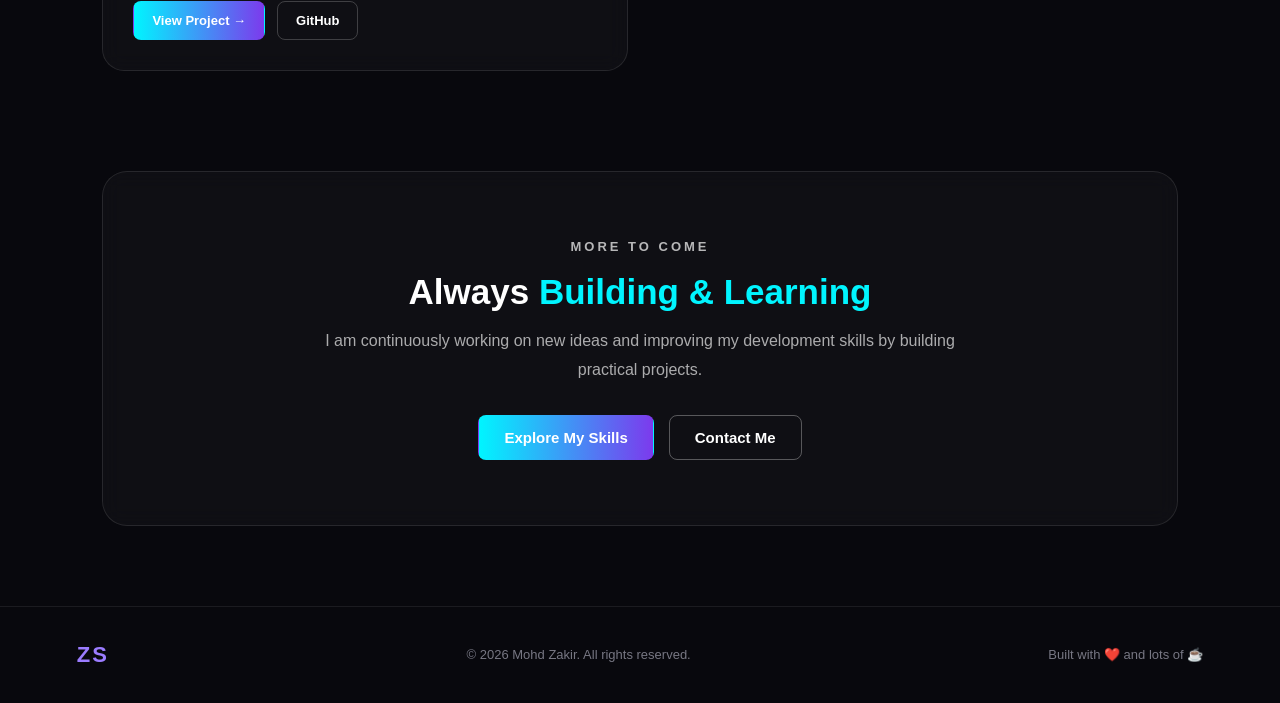
<file: project.html>
<!DOCTYPE html>
<html lang="en">

<head>

    <meta charset="UTF-8">
    <meta name="viewport" content="width=device-width, initial-scale=1.0">

    <title>Projects - Mohd Zakir</title>

    <link rel="stylesheet" href="CSS/style.css">

</head>

<body>

    <!--  NAVBAR  -->

    <header class="navbar">

        <div class="logo">
            <span>Z</span><span>S</span>
        </div>

        <nav class="nav-links">

            <a href="home.html">Home</a>

            <a href="about.html">About</a>

            <a href="skills.html">Skills</a>

            <a href="experience.html">Experience</a>

            <a href="project.html" class="active">Projects</a>

            <a href="certification.html">Certification</a>

            <a href="contact.html">Contact</a>

        </nav>

        <a href="#" class="resume-btn">
            <span>Resume</span>
            <span>↓</span>
        </a>

        <button class="menu-btn" id="menuBtn">
            ☰
        </button>

    </header>


    <!--  PROJECT PAGE  -->

    <main>


        <!-- PROJECT HERO -->

        <section class="project-hero">

            <div class="project-heading">

                <span class="section-label">
                    MY PROJECTS
                </span>

                <h1>
                    Things I've <span>Built</span>
                </h1>

                <p>
                    A collection of projects where I apply my
                    development skills to build practical and
                    real-world applications.
                </p>

            </div>

        </section>


        <!--  PROJECTS  -->

        <section class="projects-section">

            <div class="projects-grid">


                <!--  PROJECT 1  -->

                <div class="project-card">

                    <div class="project-preview">

                        <div class="project-number">
                            01
                        </div>

                        <div class="project-icon">
                            ▶
                        </div>

                        <span>
                            WATCH PARTY
                        </span>

                    </div>


                    <div class="project-content">

                        <span class="project-type">
                            REAL-TIME WEB APPLICATION
                        </span>

                        <h2>
                            Watch Party
                        </h2>

                        <p>
                            A real-time Watch Party application where
                            users can join a room and watch videos
                            together. The application uses Socket.io
                            to synchronize playback between users.
                        </p>


                        <div class="project-tech">

                            <span>React</span>
                            <span>Node.js</span>
                            <span>Express</span>
                            <span>Socket.io</span>

                        </div>


                        <div class="project-buttons">

                            <a href="#" class="project-primary">
                                View Project →
                            </a>

                            <a href="#" class="project-secondary">
                                GitHub
                            </a>

                        </div>

                    </div>

                </div>


                <!--  PROJECT 2  -->

                <div class="project-card">

                    <div class="project-preview">

                        <div class="project-number">
                            02
                        </div>

                        <div class="project-icon">
                            ✓
                        </div>

                        <span>
                            TO-DO APPLICATION
                        </span>

                    </div>


                    <div class="project-content">

                        <span class="project-type">
                            WEB APPLICATION
                        </span>

                        <h2>
                            To-Do List Application
                        </h2>

                        <p>
                            A simple task management application
                            designed to help users create, manage
                            and organize their daily tasks through
                            an easy-to-use interface.
                        </p>


                        <div class="project-tech">

                            <span>HTML</span>
                            <span>CSS</span>
                            <span>JavaScript</span>

                        </div>


                        <div class="project-buttons">

                            <a href="#" class="project-primary">
                                View Project →
                            </a>

                            <a href="#" class="project-secondary">
                                GitHub
                            </a>

                        </div>

                    </div>

                </div>


                <!--  PROJECT 3  -->

                <div class="project-card">

                    <div class="project-preview">

                        <div class="project-number">
                            03
                        </div>

                        <div class="project-icon">
                            💼
                        </div>

                        <span>
                            JOB PORTAL
                        </span>

                    </div>


                    <div class="project-content">

                        <span class="project-type">
                            FULL STACK APPLICATION
                        </span>

                        <h2>
                            Job Portal
                        </h2>

                        <p>
                            A full-stack Job Portal application designed
                            for job seekers and recruiters, with backend
                            services, database management and secure
                            authentication.
                        </p>


                        <div class="project-tech">

                            <span>Java</span>
                            <span>Spring Boot</span>
                            <span>React</span>
                            <span>MySQL</span>
                            <span>JWT</span>

                        </div>


                        <div class="project-buttons">

                            <a href="#" class="project-primary">
                                View Project →
                            </a>

                            <a href="#" class="project-secondary">
                                GitHub
                            </a>

                        </div>

                    </div>

                </div>


            </div>

        </section>


        <!--  PROJECT CTA  -->

        <section class="project-cta">

            <span class="section-label">
                MORE TO COME
            </span>

            <h2>
                Always <span>Building & Learning</span>
            </h2>

            <p>
                I am continuously working on new ideas and improving
                my development skills by building practical projects.
            </p>

            <div class="project-cta-buttons">

                <a href="skills.html" class="primary-btn">
                    Explore My Skills
                </a>

                <a href="contact.html" class="secondary-btn">
                    Contact Me
                </a>

            </div>

        </section>

    </main>


    <!--  FOOTER  -->

    <footer>

        <div class="footer-logo">
            ZS
        </div>

        <p>
            © 2026 Mohd Zakir. All rights reserved.
        </p>

        <p>
            Built with ❤️ and lots of ☕
        </p>

    </footer>


    <script src="js/script.js"></script>

</body>

</html>
</file>
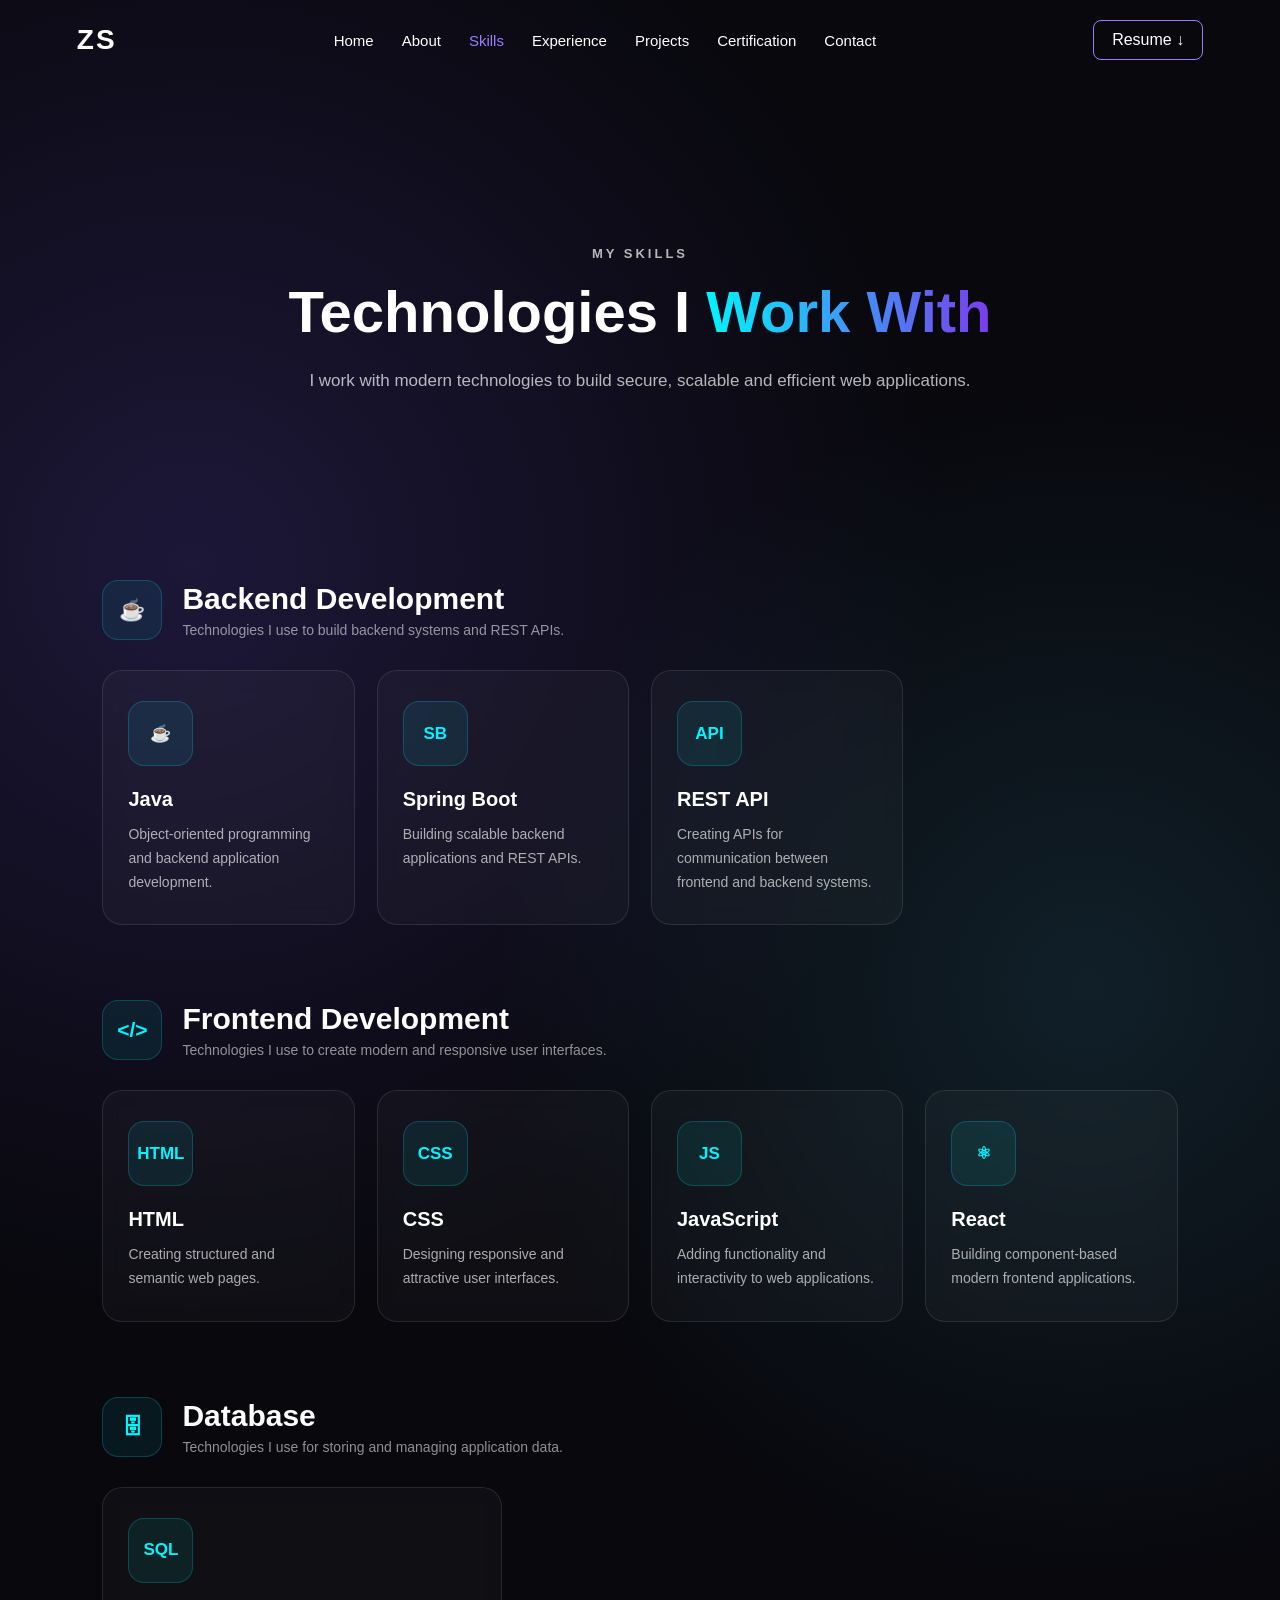
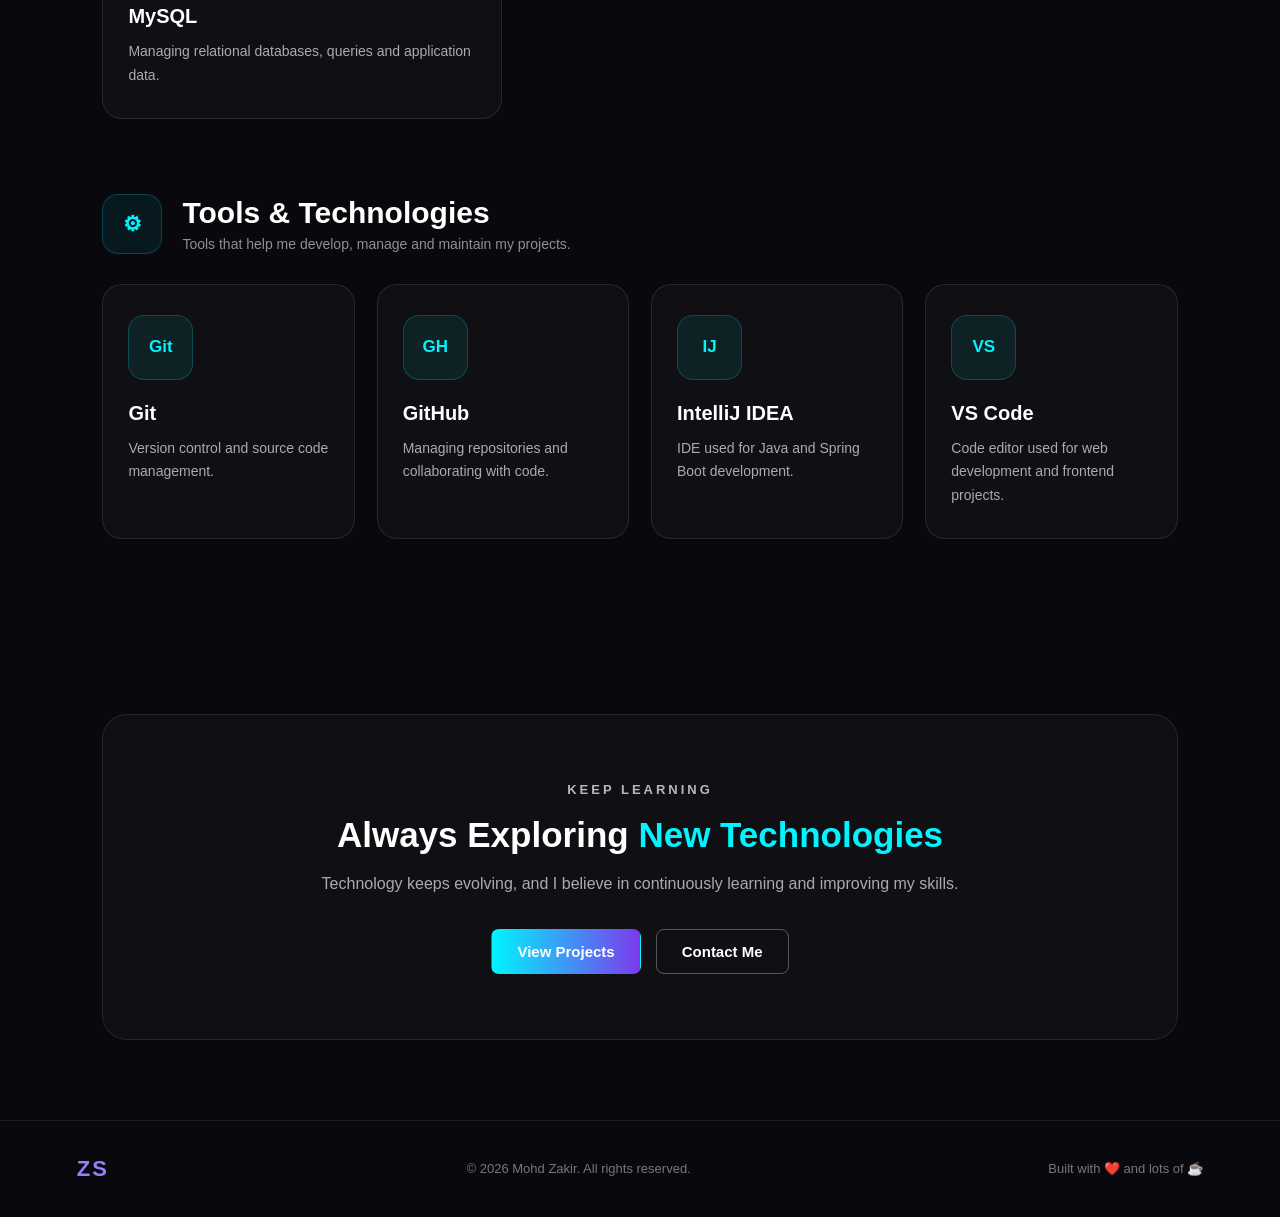
<file: skills.html>
<!DOCTYPE html>
<html lang="en">

<head>
    <meta charset="UTF-8">
    <meta name="viewport" content="width=device-width, initial-scale=1.0">

    <title>Skills - Mohd Zakir</title>

    <link rel="stylesheet" href="CSS/style.css">
</head>

<body>

    <!-- NAVBAR -->

    <header class="navbar">

        <div class="logo">
            <span>Z</span><span>S</span>
        </div>

        <nav class="nav-links">

            <a href="home.html">Home</a>

            <a href="about.html">About</a>

            <a href="skills.html" class="active">Skills</a>

            <a href="experience.html">Experience</a>

            <a href="project.html">Projects</a>

            <a href="certification.html">Certification</a>

            <a href="contact.html">Contact</a>

        </nav>

        <a href="#" class="resume-btn">
            <span>Resume</span>
            <span>↓</span>
        </a>

        <button class="menu-btn" id="menuBtn">
            ☰
        </button>

    </header>


    <!-- SKILLS PAGE -->

    <main>

        <!-- SKILLS HERO -->

        <section class="skills-hero">

            <div class="skills-heading">

                <span class="section-label">
                    MY SKILLS
                </span>

                <h1>
                    Technologies I <span>Work With</span>
                </h1>

                <p>
                    I work with modern technologies to build
                    secure, scalable and efficient web applications.
                </p>

            </div>

        </section>


        <!-- SKILLS CONTENT -->

        <section class="skills-content">


            <!-- BACKEND -->

            <div class="skills-category">

                <div class="skills-category-heading">

                    <span class="skills-category-icon">
                        ☕
                    </span>

                    <div>
                        <h2>Backend Development</h2>

                        <p>
                            Technologies I use to build backend systems
                            and REST APIs.
                        </p>
                    </div>

                </div>


                <div class="skills-grid">

                    <div class="skills-card">

                        <div class="skills-icon">
                            ☕
                        </div>

                        <h3>Java</h3>

                        <p>
                            Object-oriented programming and
                            backend application development.
                        </p>

                    </div>


                    <div class="skills-card">

                        <div class="skills-icon">
                            SB
                        </div>

                        <h3>Spring Boot</h3>

                        <p>
                            Building scalable backend applications
                            and REST APIs.
                        </p>

                    </div>


                    <div class="skills-card">

                        <div class="skills-icon">
                            API
                        </div>

                        <h3>REST API</h3>

                        <p>
                            Creating APIs for communication between
                            frontend and backend systems.
                        </p>

                    </div>

                </div>

            </div>


            <!-- FRONTEND -->

            <div class="skills-category">

                <div class="skills-category-heading">

                    <span class="skills-category-icon">
                        &lt;/&gt;
                    </span>

                    <div>
                        <h2>Frontend Development</h2>

                        <p>
                            Technologies I use to create modern
                            and responsive user interfaces.
                        </p>
                    </div>

                </div>


                <div class="skills-grid">

                    <div class="skills-card">

                        <div class="skills-icon">
                            HTML
                        </div>

                        <h3>HTML</h3>

                        <p>
                            Creating structured and semantic
                            web pages.
                        </p>

                    </div>


                    <div class="skills-card">

                        <div class="skills-icon">
                            CSS
                        </div>

                        <h3>CSS</h3>

                        <p>
                            Designing responsive and attractive
                            user interfaces.
                        </p>

                    </div>


                    <div class="skills-card">

                        <div class="skills-icon">
                            JS
                        </div>

                        <h3>JavaScript</h3>

                        <p>
                            Adding functionality and interactivity
                            to web applications.
                        </p>

                    </div>


                    <div class="skills-card">

                        <div class="skills-icon">
                            ⚛
                        </div>

                        <h3>React</h3>

                        <p>
                            Building component-based modern
                            frontend applications.
                        </p>

                    </div>

                </div>

            </div>


            <!-- DATABASE -->

            <div class="skills-category">

                <div class="skills-category-heading">

                    <span class="skills-category-icon">
                        🗄
                    </span>

                    <div>
                        <h2>Database</h2>

                        <p>
                            Technologies I use for storing and
                            managing application data.
                        </p>
                    </div>

                </div>


                <div class="skills-grid skills-grid-single">

                    <div class="skills-card">

                        <div class="skills-icon">
                            SQL
                        </div>

                        <h3>MySQL</h3>

                        <p>
                            Managing relational databases,
                            queries and application data.
                        </p>

                    </div>

                </div>

            </div>


            <!-- TOOLS -->

            <div class="skills-category">

                <div class="skills-category-heading">

                    <span class="skills-category-icon">
                        ⚙
                    </span>

                    <div>
                        <h2>Tools & Technologies</h2>

                        <p>
                            Tools that help me develop, manage
                            and maintain my projects.
                        </p>
                    </div>

                </div>


                <div class="skills-grid">

                    <div class="skills-card">

                        <div class="skills-icon">
                            Git
                        </div>

                        <h3>Git</h3>

                        <p>
                            Version control and source code
                            management.
                        </p>

                    </div>


                    <div class="skills-card">

                        <div class="skills-icon">
                            GH
                        </div>

                        <h3>GitHub</h3>

                        <p>
                            Managing repositories and
                            collaborating with code.
                        </p>

                    </div>


                    <div class="skills-card">

                        <div class="skills-icon">
                            IJ
                        </div>

                        <h3>IntelliJ IDEA</h3>

                        <p>
                            IDE used for Java and Spring Boot
                            development.
                        </p>

                    </div>


                    <div class="skills-card">

                        <div class="skills-icon">
                            VS
                        </div>

                        <h3>VS Code</h3>

                        <p>
                            Code editor used for web development
                            and frontend projects.
                        </p>

                    </div>

                </div>

            </div>

        </section>


        <!-- SKILLS CTA -->

        <section class="skills-cta">

            <span class="section-label">
                KEEP LEARNING
            </span>

            <h2>
                Always Exploring <span>New Technologies</span>
            </h2>

            <p>
                Technology keeps evolving, and I believe in
                continuously learning and improving my skills.
            </p>

            <div class="skills-cta-buttons">

                <a href="project.html" class="primary-btn">
                    View Projects
                </a>

                <a href="contact.html" class="secondary-btn">
                    Contact Me
                </a>

            </div>

        </section>

    </main>


    <!-- FOOTER -->

    <footer>

        <div class="footer-logo">
            ZS
        </div>

        <p>
            © 2026 Mohd Zakir. All rights reserved.
        </p>

        <p>
            Built with ❤️ and lots of ☕
        </p>

    </footer>


    <script src="js/script.js"></script>

</body>

</html>
</file>
<file: CSS/style.css>
* {
    margin: 0;
    padding: 0;
    box-sizing: border-box;
}

body {
    /* background-color: #000; */
    background:
        radial-gradient(circle at 15% 20%,
            rgba(124, 92, 252, 0.18),
            transparent 30%),
        radial-gradient(circle at 85% 35%,
            rgba(76, 201, 240, 0.12),
            transparent 28%),
        #08080D;

    color: #FFFFFF;
    color: white;
    font-family: Arial, sans-serif;
    min-height: 100vh;
}

/*  navbar yaha se shuru hai   */

header {
    width: 100%;
    padding: 20px 6%;
    display: flex;
    align-items: center;
    justify-content: space-between;
}

.logo {
    font-size: 28px;
    font-weight: 800;
    letter-spacing: 2px;
}

.nav-links {
    display: flex;
    align-items: center;
    gap: 28px;
}

.nav-links a {
    color: #ffffff;
    text-decoration: none;
    font-size: 15px;
    font-weight: 500;
    transition: 0.3s ease;
}

.nav-links a:hover,
.nav-links a.active {
    color: #9b7cff;
}

.resume-btn {
    color: #ffffff;
    text-decoration: none;
    border: 1px solid #9b7cff;
    padding: 10px 18px;
    border-radius: 8px;
    transition: 0.3s ease;
}

.resume-btn:hover {
    background: #9b7cff;
    color: #0b0b0f;
}

.menu-btn {
    display: none;
}

/* HERO SECTION  */

.hero {
    width: 100%;
    min-height: 80vh;
    padding: 60px 6%;
    display: flex;
    align-items: center;
    justify-content: space-between;
    gap: 60px;
}

.hero-content {
    flex: 1;
}

.hero-visual {
    flex: 1;
    display: flex;
    align-items: center;
    justify-content: center;
}

/* HERO CONTENT  */

.status {
    display: inline-flex;
    align-items: center;
    gap: 10px;
    padding: 8px 14px;
    margin-bottom: 20px;

    border: 1px solid rgba(155, 124, 255, 0.35);
    border-radius: 50px;

    color: #b9a8ff;
    background: rgba(155, 124, 255, 0.08);

    font-size: 14px;
    font-weight: 500;
}

.status span {
    width: 8px;
    height: 8px;
    border-radius: 50%;
    background: #8cffb0;
}


/*  MAIN HEADING  */

.hero-content h1 {
    margin-bottom: 15px;

    font-size: clamp(50px, 5vw, 105px);
    line-height: 0.95;
    letter-spacing: -4px;
    font-weight: 800;
}

.hero-content h1 span {
    display: block;

    background: linear-gradient(90deg,
            #9b7cff,
            #6ee7ff);

    background-clip: text;
    -webkit-background-clip: text;

    -webkit-text-fill-color: transparent;
}


/*  SUB HEADING  */

.hero-content h2 {
    max-width: 650px;

    margin-bottom: 20px;

    font-size: clamp(22px, 3vw, 38px);
    line-height: 1.25;
    font-weight: 600;
}

.hero-content h2 span {
    color: #9b7cff;
}


/* DESCRIPTION  */

.hero-content>p {
    max-width: 600px;

    margin-bottom: 30px;

    color: #a5a5b5;

    font-size: 16px;
    line-height: 1.8;
}


/* HERO BUTTONS */

.hero-buttons {
    display: flex;
    align-items: center;
    gap: 15px;
    margin-top: 10px;
    margin-bottom: 45px;
}

.hero-buttons a {
    display: inline-flex;
    align-items: center;
    gap: 10px;

    padding: 13px 22px;

    border-radius: 8px;

    text-decoration: none;

    font-size: 15px;
    font-weight: 600;

    transition: 0.3s ease;
}

.primary-btn {
    background: #9b7cff;
    color: #0b0b0f;
}

.primary-btn:hover {
    transform: translateY(-3px);
    box-shadow: 0 10px 30px rgba(155, 124, 255, 0.3);
}

.secondary-btn {
    border: 1px solid rgba(255, 255, 255, 0.15);
    color: #ffffff;
    background: rgba(255, 255, 255, 0.03);
}

.secondary-btn:hover {
    border-color: #9b7cff;
    transform: translateY(-3px);
}


/* TECH STACK */

.tech-stack p {
    margin-bottom: 15px;

    color: #777783;

    font-size: 12px;
    font-weight: 700;
    letter-spacing: 2px;
}

.tech-items {
    display: flex;
    flex-wrap: wrap;
    gap: 10px;
}

.tech {
    padding: 8px 13px;

    border: 1px solid rgba(255, 255, 255, 0.1);
    border-radius: 6px;

    background: rgba(255, 255, 255, 0.04);

    color: #cfcfd8;

    font-size: 13px;

    transition: 0.3s ease;
}

.tech:hover {
    border-color: rgba(155, 124, 255, 0.5);
    transform: translateY(-2px);
}

/* HERO VISUAL */

.hero-visual {
    position: relative;
}


/* PROFILE CARD */

.profile-card {
    position: relative;

    width: 380px;
    height: 480px;

    display: flex;
    align-items: center;
    justify-content: center;

    border: 1px solid rgba(155, 124, 255, 0.25);
    border-radius: 24px;

    background: rgba(255, 255, 255, 0.04);

    backdrop-filter: blur(15px);
    -webkit-backdrop-filter: blur(15px);

    box-shadow:
        0 25px 80px rgba(0, 0, 0, 0.45),
        inset 0 0 40px rgba(155, 124, 255, 0.04);

    overflow: hidden;
}


/* PROFILE PLACEHOLDER */

.profile-placeholder {
    width: 230px;
    height: 300px;

    display: flex;
    align-items: center;
    justify-content: center;

    border-radius: 18px;

    background: linear-gradient(145deg,
            #17141f,
            #28213c);

    border: 1px solid rgba(155, 124, 255, 0.25);

    color: #9b7cff;

    font-size: 100px;
    font-weight: 800;

    box-shadow:
        0 20px 50px rgba(0, 0, 0, 0.4);
}

.image {
    width: 230px;
    height: 300px;
}


/* AVAILABILITY */

.availability {
    position: absolute;

    bottom: 20px;
    left: 20px;
    right: 20px;

    display: flex;
    align-items: center;
    gap: 10px;

    padding: 13px 16px;

    border: 1px solid rgba(255, 255, 255, 0.1);
    border-radius: 10px;

    background: rgba(10, 10, 15, 0.75);

    backdrop-filter: blur(10px);

    color: #d8d8df;

    font-size: 13px;
}

.availability span {
    width: 8px;
    height: 8px;

    border-radius: 50%;

    background: #8cffb0;

    box-shadow: 0 0 12px #8cffb0;
}

.availability b {
    margin-left: auto;

    color: #9b7cff;

    font-size: 18px;
}


/* FLOATING ICONS */

.floating-icon {
    position: absolute;

    width: 55px;
    height: 55px;

    display: flex;
    align-items: center;
    justify-content: center;

    border: 1px solid rgba(155, 124, 255, 0.3);
    border-radius: 14px;

    background: rgba(20, 17, 30, 0.8);

    backdrop-filter: blur(10px);

    color: #9b7cff;

    font-size: 20px;

    box-shadow: 0 10px 30px rgba(0, 0, 0, 0.3);

    animation: float 4s ease-in-out infinite;
}

.icon-one {
    top: 60px;
    left: -25px;
}

.icon-two {
    top: 170px;
    right: -25px;

    color: #6ee7ff;
    border-color: rgba(110, 231, 255, 0.3);

    animation-delay: 1s;
}

.icon-three {
    bottom: 120px;
    left: -25px;

    animation-delay: 2s;
}


/* FLOAT ANIMATION */

@keyframes float {

    0%,
    100% {
        transform: translateY(0);
    }

    50% {
        transform: translateY(-12px);
    }
}


/* GLOW */

.glow {
    position: absolute;

    width: 350px;
    height: 350px;

    background: #7255ff;

    filter: blur(140px);

    opacity: 0.18;

    border-radius: 50%;

    z-index: -1;
}

/* QUICK INFO */

.quick-info {
    width: 100%;
    padding: 40px 6% 80px;

    display: grid;
    grid-template-columns: 1.5fr repeat(4, 1fr);

    gap: 18px;
}


/* ABOUT MINI CARD */

.about-mini {
    padding: 28px;

    border: 1px solid rgba(255, 255, 255, 0.08);
    border-radius: 18px;

    background: rgba(255, 255, 255, 0.035);

    backdrop-filter: blur(12px);

    transition: 0.3s ease;
}

.about-mini:hover {
    transform: translateY(-5px);
    border-color: rgba(155, 124, 255, 0.35);
}


/* ICON */

.section-icon {
    width: 42px;
    height: 42px;

    display: flex;
    align-items: center;
    justify-content: center;

    margin-bottom: 18px;

    border-radius: 10px;

    background: rgba(155, 124, 255, 0.1);

    font-size: 18px;
}


/* ABOUT HEADING */

.about-mini h3 {
    margin-bottom: 10px;

    font-size: 20px;
}


/* ABOUT TEXT */

.about-mini p {
    margin-bottom: 18px;

    color: #9999a7;

    font-size: 14px;
    line-height: 1.7;
}


/* ABOUT LINK */

.about-mini a {
    color: #9b7cff;

    text-decoration: none;

    font-size: 14px;
    font-weight: 600;
}


/* INFO CARDS */

.info-card {
    min-height: 170px;

    padding: 25px;

    display: flex;
    flex-direction: column;
    justify-content: center;

    border: 1px solid rgba(255, 255, 255, 0.08);
    border-radius: 18px;

    background: rgba(255, 255, 255, 0.035);

    backdrop-filter: blur(12px);

    transition: 0.3s ease;
}

.info-card:hover {
    transform: translateY(-5px);

    border-color: rgba(155, 124, 255, 0.35);

    box-shadow: 0 15px 40px rgba(0, 0, 0, 0.2);
}


/* CARD LABEL */

.info-card span {
    margin-bottom: 12px;

    color: #777783;

    font-size: 12px;
    text-transform: uppercase;
    letter-spacing: 1px;
}


/* CARD VALUE */

.info-card strong {
    margin-bottom: 8px;

    color: #ffffff;

    font-size: 28px;
}


/* CARD DESCRIPTION */

.info-card small {
    color: #888895;

    font-size: 12px;
}

/* FOOTER */

footer {
    width: 100%;
    padding: 35px 6%;

    display: flex;
    align-items: center;
    justify-content: space-between;
    gap: 20px;

    border-top: 1px solid rgba(255, 255, 255, 0.08);

    color: #777783;

    font-size: 13px;
}

.footer-logo {
    color: #9b7cff;

    font-size: 22px;
    font-weight: 800;
    letter-spacing: 2px;
}


/* MOBILE MENU BUTTON */

.menu-btn {
    border: none;
    background: transparent;

    color: #ffffff;

    font-size: 25px;

    cursor: pointer;
}


/* RESPONSIVE */

/* TABLET */

@media (max-width: 1100px) {

    .nav-links {
        gap: 18px;
    }

    .resume-btn {
        display: none;
    }

    .hero {
        gap: 30px;
    }

    .profile-card {
        width: 330px;
        height: 430px;
    }

    .quick-info {
        grid-template-columns: repeat(2, 1fr);
    }

    .about-mini {
        grid-column: span 2;
    }
}


/* MOBILE */

@media (max-width: 768px) {

    /* NAVBAR */

    header {
        padding: 18px 5%;
    }

    .nav-links {
        display: none;
    }

    .menu-btn {
        display: block;
    }


    /* HERO */

    .hero {
        min-height: auto;

        padding: 50px 5% 70px;

        flex-direction: column;

        text-align: center;
    }

    .hero-content {
        width: 100%;
    }

    .hero-content h1 {
        font-size: clamp(50px, 15vw, 80px);
        letter-spacing: -3px;
    }

    .hero-content h2 {
        font-size: 24px;
    }

    .hero-content>p {
        margin-left: auto;
        margin-right: auto;
    }


    /* BUTTONS */

    .hero-buttons {
        justify-content: center;
        flex-wrap: wrap;
    }


    /* TECH STACK */

    .tech-items {
        justify-content: center;
    }


    /* PROFILE */

    .hero-visual {
        width: 100%;
    }

    .profile-card {
        width: min(100%, 350px);
        height: 420px;
    }

    .icon-one {
        left: 0;
    }

    .icon-two {
        right: 0;
    }

    .icon-three {
        left: 0;
    }


    /* QUICK INFO */

    .quick-info {
        grid-template-columns: 1fr;

        padding-left: 5%;
        padding-right: 5%;
    }

    .about-mini {
        grid-column: span 1;
    }


    /* FOOTER */

    footer {
        flex-direction: column;

        text-align: center;

        padding: 30px 5%;
    }
}


/* SMALL MOBILE */

@media (max-width: 480px) {

    .hero-content h1 {
        font-size: 48px;
    }

    .hero-content h2 {
        font-size: 21px;
    }

    .hero-buttons a {
        width: 100%;
        justify-content: center;
    }

    .profile-card {
        height: 390px;
    }

    .profile-placeholder {
        width: 190px;
        height: 250px;

        font-size: 80px;
    }
}



/* ABOUT PAGE*/


/* ABOUT HERO */

.about-hero {
    min-height: 55vh;
    display: flex;
    align-items: center;
    justify-content: center;
    text-align: center;
    padding: 80px 8% 50px;
}

.about-heading {
    max-width: 850px;
}

.section-label {
    display: inline-block;
    font-size: 13px;
    font-weight: 600;
    letter-spacing: 3px;
    text-transform: uppercase;
    margin-bottom: 18px;
    opacity: 0.7;
}

.about-heading h1 {
    font-size: 64px;
    line-height: 1.1;
    margin-bottom: 15px;
}

.about-heading h1 span {
    background: linear-gradient(90deg, #00f5ff, #7c3aed);

    background-clip: text;
    -webkit-background-clip: text;

    color: transparent;
    -webkit-text-fill-color: transparent;
}

.about-heading h2 {
    font-size: 25px;
    margin-bottom: 20px;
    opacity: 0.9;
}

.about-heading p {
    max-width: 700px;
    margin: auto;
    font-size: 17px;
    line-height: 1.8;
    opacity: 0.7;
}


/* ABOUT CONTENT */

.about-content {
    display: grid;
    grid-template-columns: 1.4fr 0.8fr;
    gap: 60px;
    padding: 70px 8%;
    align-items: center;
}

.about-text {
    max-width: 750px;
}

.about-text h2 {
    font-size: 40px;
    line-height: 1.2;
    margin-bottom: 25px;
}

.about-text h2 span {
    color: #00f5ff;
}

.about-text p {
    font-size: 16px;
    line-height: 1.8;
    margin-bottom: 18px;
    opacity: 0.7;
}


/* ABOUT CARD */

.about-card {
    padding: 45px 35px;
    border: 1px solid rgba(255, 255, 255, 0.1);
    border-radius: 25px;
    text-align: center;
    background: rgba(255, 255, 255, 0.03);
    backdrop-filter: blur(10px);
    transition: 0.3s ease;
}

.about-card:hover {
    transform: translateY(-8px);
    border-color: rgba(0, 245, 255, 0.5);
}

.about-card-icon {
    width: 75px;
    height: 75px;
    margin: 0 auto 25px;

    display: flex;
    align-items: center;
    justify-content: center;

    border-radius: 20px;

    font-size: 28px;
    color: #00f5ff;

    background: rgba(0, 245, 255, 0.08);
}

.about-card h3 {
    font-size: 24px;
    margin-bottom: 12px;
}

.about-card p {
    opacity: 0.65;
    margin-bottom: 25px;
}

.about-card-line {
    height: 1px;
    width: 100%;
    background: rgba(255, 255, 255, 0.1);
    margin-bottom: 20px;
}

.about-card span {
    font-size: 14px;
    opacity: 0.6;
}


/* DEVELOPER FOCUS */

.developer-focus {
    padding: 80px 8%;
}

.focus-heading {
    text-align: center;
    margin-bottom: 50px;
}

.focus-heading h2 {
    font-size: 42px;
}

.focus-heading h2 span {
    color: #00f5ff;
}


/* FOCUS CARDS */

.focus-cards {
    display: grid;
    grid-template-columns: repeat(4, 1fr);
    gap: 22px;
}

.focus-card {
    padding: 30px 25px;

    border: 1px solid rgba(255, 255, 255, 0.1);
    border-radius: 20px;

    background: rgba(255, 255, 255, 0.03);

    transition: 0.3s ease;
}

.focus-card:hover {
    transform: translateY(-8px);
    border-color: rgba(0, 245, 255, 0.4);
}

.focus-icon {
    font-size: 30px;
    margin-bottom: 20px;
}

.focus-card h3 {
    font-size: 20px;
    margin-bottom: 12px;
}

.focus-card p {
    font-size: 14px;
    line-height: 1.7;
    opacity: 0.65;
}


/* CTA */

.about-cta {
    margin: 50px 8% 80px;
    padding: 70px 30px;

    text-align: center;

    border-radius: 25px;

    border: 1px solid rgba(255, 255, 255, 0.1);
    background: rgba(255, 255, 255, 0.03);
}

.about-cta h2 {
    font-size: 35px;
    margin-bottom: 15px;
}

.about-cta p {
    opacity: 0.65;
    margin-bottom: 30px;
}

.cta-buttons {
    display: flex;
    justify-content: center;
    gap: 15px;
}


/* 
   ABOUT PAGE RESPONSIVE
    */


/* TABLET */

@media (max-width: 1000px) {

    .about-content {
        grid-template-columns: 1fr;
    }

    .about-card {
        max-width: 500px;
        margin: auto;
    }

    .focus-cards {
        grid-template-columns: repeat(2, 1fr);
    }

}


/* MOBILE */

@media (max-width: 600px) {

    .about-hero {
        min-height: auto;
        padding: 70px 6% 40px;
    }

    .about-heading h1 {
        font-size: 42px;
    }

    .about-heading h2 {
        font-size: 20px;
    }

    .about-heading p {
        font-size: 15px;
    }


    .about-content {
        padding: 50px 6%;
        gap: 40px;
    }

    .about-text h2 {
        font-size: 30px;
    }


    .developer-focus {
        padding: 50px 6%;
    }

    .focus-heading h2 {
        font-size: 32px;
    }

    .focus-cards {
        grid-template-columns: 1fr;
    }


    .about-cta {
        margin: 30px 6% 60px;
        padding: 50px 20px;
    }

    .about-cta h2 {
        font-size: 27px;
    }

    .cta-buttons {
        flex-direction: column;
        align-items: center;
    }

}

/* ABOUT CTA BUTTONS */

.about-cta .primary-btn,
.about-cta .secondary-btn {
    display: inline-block;
    padding: 13px 25px;
    border-radius: 8px;
    text-decoration: none;
    font-size: 15px;
    font-weight: 600;
    transition: 0.3s ease;
    cursor: pointer;
}


/* PRIMARY BUTTON */

.about-cta .primary-btn {
    background: linear-gradient(90deg, #00f5ff, #7c3aed);
    color: #ffffff;
    border: 1px solid transparent;
}

.about-cta .primary-btn:hover {
    transform: translateY(-3px);
    box-shadow: 0 8px 25px rgba(0, 245, 255, 0.25);
}


/* SECONDARY BUTTON */

.about-cta .secondary-btn {
    background: transparent;
    color: #ffffff;
    border: 1px solid rgba(255, 255, 255, 0.3);
}

.about-cta .secondary-btn:hover {
    transform: translateY(-3px);
    border-color: #00f5ff;
    color: #00f5ff;
}



/* 
   SKILLS PAGE*/


/* SKILLS HERO */

.skills-hero {
    min-height: 50vh;

    display: flex;
    align-items: center;
    justify-content: center;

    text-align: center;

    padding: 80px 8% 50px;
}

.skills-heading {
    max-width: 850px;
}


/* SKILLS HEADING */

.skills-heading h1 {
    font-size: 58px;

    line-height: 1.15;

    margin-bottom: 20px;
}

.skills-heading h1 span {
    background: linear-gradient(90deg,
            #00f5ff,
            #7c3aed);

    background-clip: text;
    -webkit-background-clip: text;

    color: transparent;
    -webkit-text-fill-color: transparent;
}

.skills-heading p {
    max-width: 700px;

    margin: auto;

    font-size: 17px;

    line-height: 1.8;

    opacity: 0.7;
}


/* 
   SKILLS CONTENT
    */

.skills-content {
    padding: 50px 8% 80px;
}


/* CATEGORY */

.skills-category {
    margin-bottom: 75px;
}


/* CATEGORY HEADING */

.skills-category-heading {
    display: flex;

    align-items: center;

    gap: 20px;

    margin-bottom: 30px;
}

.skills-category-icon {
    width: 60px;
    height: 60px;

    flex-shrink: 0;

    display: flex;

    align-items: center;
    justify-content: center;

    border-radius: 16px;

    background: rgba(0, 245, 255, 0.07);

    border: 1px solid rgba(0, 245, 255, 0.2);

    color: #00f5ff;

    font-size: 21px;

    font-weight: 700;
}

.skills-category-heading h2 {
    font-size: 30px;

    margin-bottom: 6px;
}

.skills-category-heading p {
    font-size: 14px;

    opacity: 0.55;
}


/* 
   SKILLS GRID
    */

.skills-grid {
    display: grid;

    grid-template-columns: repeat(4, 1fr);

    gap: 22px;
}


/* 
   SKILL CARD
    */

.skills-card {
    padding: 30px 25px;

    min-height: 220px;

    border: 1px solid rgba(255, 255, 255, 0.1);

    border-radius: 20px;

    background: rgba(255, 255, 255, 0.03);

    backdrop-filter: blur(10px);

    transition: 0.3s ease;
}


/* CARD HOVER */

.skills-card:hover {
    transform: translateY(-8px);

    border-color: rgba(0, 245, 255, 0.4);

    box-shadow:
        0 15px 40px rgba(0, 0, 0, 0.25);
}


/* 
   SKILL ICON
    */

.skills-icon {
    width: 65px;
    height: 65px;

    display: flex;

    align-items: center;
    justify-content: center;

    margin-bottom: 22px;

    border-radius: 16px;

    background: rgba(0, 245, 255, 0.08);

    border: 1px solid rgba(0, 245, 255, 0.2);

    color: #00f5ff;

    font-size: 17px;

    font-weight: 700;

    transition: 0.3s ease;
}


/* ICON HOVER */

.skills-card:hover .skills-icon {
    background: rgba(124, 58, 237, 0.12);

    border-color: rgba(124, 58, 237, 0.4);

    color: #9b7cff;

    transform: scale(1.05);
}


/* 
   SKILL TITLE
    */

.skills-card h3 {
    font-size: 20px;

    margin-bottom: 12px;
}


/* 
   SKILL DESCRIPTION
    */

.skills-card p {
    font-size: 14px;

    line-height: 1.7;

    opacity: 0.65;
}


/* 
   SINGLE CARD
    */

.skills-grid-single {
    grid-template-columns: 1fr;
}

.skills-grid-single .skills-card {
    max-width: 400px;
}


/* 
   SKILLS CTA
    */

.skills-cta {
    margin: 20px 8% 80px;

    padding: 65px 30px;

    text-align: center;

    border-radius: 25px;

    border: 1px solid rgba(255, 255, 255, 0.1);

    background: rgba(255, 255, 255, 0.03);

    backdrop-filter: blur(10px);
}

.skills-cta h2 {
    font-size: 35px;

    margin-bottom: 15px;
}

.skills-cta h2 span {
    color: #00f5ff;
}

.skills-cta p {
    max-width: 650px;

    margin: auto;

    margin-bottom: 30px;

    line-height: 1.8;

    opacity: 0.65;
}


/* 
   CTA BUTTONS
    */

.skills-cta-buttons {
    display: flex;

    justify-content: center;

    gap: 15px;
}


/* PRIMARY */

.skills-cta .primary-btn,
.skills-cta .secondary-btn {
    display: inline-block;

    padding: 13px 25px;

    border-radius: 8px;

    text-decoration: none;

    font-size: 15px;

    font-weight: 600;

    transition: 0.3s ease;
}


/* PRIMARY */

.skills-cta .primary-btn {
    background: linear-gradient(90deg,
            #00f5ff,
            #7c3aed);

    color: #ffffff;

    border: 1px solid transparent;
}

.skills-cta .primary-btn:hover {
    transform: translateY(-3px);

    box-shadow:
        0 8px 25px rgba(0, 245, 255, 0.25);
}


/* SECONDARY */

.skills-cta .secondary-btn {
    background: transparent;

    color: #ffffff;

    border: 1px solid rgba(255, 255, 255, 0.3);
}

.skills-cta .secondary-btn:hover {
    transform: translateY(-3px);

    border-color: #00f5ff;

    color: #00f5ff;
}


/* 
   SKILLS RESPONSIVE
    */


/* TABLET */

@media (max-width: 1000px) {

    .skills-grid {
        grid-template-columns: repeat(2, 1fr);
    }

}


/* MOBILE */

@media (max-width: 600px) {

    .skills-hero {
        min-height: auto;

        padding: 70px 6% 40px;
    }

    .skills-heading h1 {
        font-size: 42px;
    }

    .skills-heading p {
        font-size: 15px;
    }


    /* CONTENT */

    .skills-content {
        padding: 50px 6%;
    }


    /* CATEGORY */

    .skills-category {
        margin-bottom: 55px;
    }


    /* CATEGORY HEADING */

    .skills-category-heading {
        align-items: flex-start;

        gap: 15px;
    }

    .skills-category-icon {
        width: 50px;
        height: 50px;

        font-size: 18px;
    }

    .skills-category-heading h2 {
        font-size: 25px;
    }

    .skills-category-heading p {
        line-height: 1.6;
    }


    /* GRID */

    .skills-grid {
        grid-template-columns: 1fr;

        gap: 18px;
    }


    /* CARD */

    .skills-card {
        padding: 28px 22px;
    }


    /* CTA */

    .skills-cta {
        margin: 30px 6% 60px;

        padding: 50px 20px;
    }

    .skills-cta h2 {
        font-size: 28px;
    }

    .skills-cta-buttons {
        flex-direction: column;

        align-items: center;
    }

    .skills-cta .primary-btn,
    .skills-cta .secondary-btn {
        width: 100%;

        max-width: 280px;

        text-align: center;
    }

}


/* SMALL MOBILE */

@media (max-width: 400px) {

    .skills-heading h1 {
        font-size: 36px;
    }

    .skills-category-heading h2 {
        font-size: 22px;
    }

    .skills-card h3 {
        font-size: 19px;
    }

}


/* 
   EXPERIENCE PAGE
    */


/* EXPERIENCE HERO */

.experience-hero {
    min-height: 50vh;

    display: flex;
    align-items: center;
    justify-content: center;

    text-align: center;

    padding: 80px 8% 50px;
}

.experience-heading {
    max-width: 850px;
}


/* HEADING */

.experience-heading h1 {
    font-size: 58px;

    line-height: 1.15;

    margin-bottom: 20px;
}

.experience-heading h1 span {
    background: linear-gradient(90deg,
            #00f5ff,
            #7c3aed);

    background-clip: text;
    -webkit-background-clip: text;

    color: transparent;
    -webkit-text-fill-color: transparent;
}

.experience-heading p {
    max-width: 700px;

    margin: auto;

    font-size: 17px;

    line-height: 1.8;

    opacity: 0.7;
}


/* 
   EXPERIENCE CONTENT
    */

.experience-content {
    padding: 50px 8% 80px;
}


/* TIMELINE */

.experience-timeline {
    position: relative;

    max-width: 1000px;

    margin: auto;
}


/* VERTICAL LINE */

.experience-timeline::before {
    content: "";

    position: absolute;

    top: 0;
    bottom: 0;

    left: 30px;

    width: 1px;

    background: linear-gradient(to bottom,
            rgba(0, 245, 255, 0.5),
            rgba(124, 58, 237, 0.3),
            transparent);
}


/* 
   EXPERIENCE ITEM
    */

.experience-item {
    position: relative;

    display: grid;

    grid-template-columns: 60px 1fr;

    gap: 25px;

    margin-bottom: 35px;
}


/* 
   EXPERIENCE MARKER
    */

.experience-marker {
    position: relative;

    z-index: 2;

    width: 60px;
    height: 60px;

    display: flex;

    align-items: center;
    justify-content: center;

    border-radius: 16px;

    border: 1px solid rgba(0, 245, 255, 0.25);

    background: #101018;

    color: #00f5ff;

    font-size: 14px;

    font-weight: 700;

    box-shadow:
        0 0 25px rgba(0, 245, 255, 0.08);
}


/* 
   EXPERIENCE CARD
    */

.experience-card {
    padding: 30px;

    border: 1px solid rgba(255, 255, 255, 0.1);

    border-radius: 20px;

    background: rgba(255, 255, 255, 0.03);

    backdrop-filter: blur(10px);

    transition: 0.3s ease;
}


/* CARD HOVER */

.experience-card:hover {
    transform: translateY(-6px);

    border-color: rgba(0, 245, 255, 0.4);

    box-shadow:
        0 15px 40px rgba(0, 0, 0, 0.25);
}


/* 
   EXPERIENCE TOP
    */

.experience-top {
    display: flex;

    align-items: flex-start;

    justify-content: space-between;

    gap: 20px;
}


/* TYPE */

.experience-type {
    display: inline-block;

    margin-bottom: 10px;

    color: #00f5ff;

    font-size: 12px;

    font-weight: 700;

    letter-spacing: 2px;
}


/* TITLE */

.experience-card h2 {
    font-size: 27px;

    margin-bottom: 7px;
}


/* ORGANIZATION */

.experience-card h3 {
    font-size: 16px;

    font-weight: 500;

    opacity: 0.6;
}


/* DURATION */

.experience-duration {
    flex-shrink: 0;

    padding: 8px 13px;

    border: 1px solid rgba(124, 58, 237, 0.3);

    border-radius: 8px;

    background: rgba(124, 58, 237, 0.08);

    color: #b9a8ff;

    font-size: 12px;
}


/* 
   CARD LINE
    */

.experience-line {
    width: 100%;

    height: 1px;

    margin: 22px 0;

    background: rgba(255, 255, 255, 0.1);
}


/* 
   DESCRIPTION
    */

.experience-card>p {
    margin-bottom: 22px;

    font-size: 15px;

    line-height: 1.8;

    opacity: 0.65;
}


/* 
   EXPERIENCE TAGS
    */

.experience-tags {
    display: flex;

    flex-wrap: wrap;

    gap: 9px;
}

.experience-tags span {
    padding: 7px 12px;

    border: 1px solid rgba(255, 255, 255, 0.1);

    border-radius: 6px;

    background: rgba(255, 255, 255, 0.03);

    color: #cfcfd8;

    font-size: 12px;

    transition: 0.3s ease;
}

.experience-tags span:hover {
    border-color: rgba(0, 245, 255, 0.4);

    color: #00f5ff;
}


/* 
   EXPERIENCE CTA
    */

.experience-cta {
    margin: 20px 8% 80px;

    padding: 65px 30px;

    text-align: center;

    border-radius: 25px;

    border: 1px solid rgba(255, 255, 255, 0.1);

    background: rgba(255, 255, 255, 0.03);

    backdrop-filter: blur(10px);
}


/* CTA HEADING */

.experience-cta h2 {
    font-size: 35px;

    margin-bottom: 15px;
}

.experience-cta h2 span {
    color: #00f5ff;
}


/* CTA TEXT */

.experience-cta p {
    max-width: 650px;

    margin: auto;

    margin-bottom: 30px;

    line-height: 1.8;

    opacity: 0.65;
}


/* 
   CTA BUTTONS
    */

.experience-buttons {
    display: flex;

    justify-content: center;

    gap: 15px;
}


/* BUTTON BASE */

.experience-buttons .primary-btn,
.experience-buttons .secondary-btn {
    display: inline-block;

    padding: 13px 25px;

    border-radius: 8px;

    text-decoration: none;

    font-size: 15px;

    font-weight: 600;

    transition: 0.3s ease;
}


/* PRIMARY */

.experience-buttons .primary-btn {
    background: linear-gradient(90deg,
            #00f5ff,
            #7c3aed);

    color: #ffffff;

    border: 1px solid transparent;
}

.experience-buttons .primary-btn:hover {
    transform: translateY(-3px);

    box-shadow:
        0 8px 25px rgba(0, 245, 255, 0.25);
}


/* SECONDARY */

.experience-buttons .secondary-btn {
    background: transparent;

    color: #ffffff;

    border: 1px solid rgba(255, 255, 255, 0.3);
}

.experience-buttons .secondary-btn:hover {
    transform: translateY(-3px);

    border-color: #00f5ff;

    color: #00f5ff;
}


/* 
   EXPERIENCE RESPONSIVE
    */


/* TABLET */

@media (max-width: 1000px) {

    .experience-content {
        padding-left: 6%;
        padding-right: 6%;
    }

}


/* MOBILE */

@media (max-width: 600px) {

    .experience-hero {
        min-height: auto;

        padding: 70px 6% 40px;
    }

    .experience-heading h1 {
        font-size: 42px;
    }

    .experience-heading p {
        font-size: 15px;
    }


    /* CONTENT */

    .experience-content {
        padding: 50px 6%;
    }


    /* TIMELINE */

    .experience-timeline::before {
        left: 24px;
    }


    /* ITEM */

    .experience-item {
        grid-template-columns: 48px 1fr;

        gap: 15px;

        margin-bottom: 25px;
    }


    /* MARKER */

    .experience-marker {
        width: 48px;
        height: 48px;

        border-radius: 13px;

        font-size: 12px;
    }


    /* CARD */

    .experience-card {
        padding: 24px 20px;
    }


    /* TOP */

    .experience-top {
        flex-direction: column;

        gap: 15px;
    }


    /* TITLE */

    .experience-card h2 {
        font-size: 23px;
    }


    /* DESCRIPTION */

    .experience-card>p {
        font-size: 14px;
    }


    /* CTA */

    .experience-cta {
        margin: 30px 6% 60px;

        padding: 50px 20px;
    }

    .experience-cta h2 {
        font-size: 28px;
    }


    /* BUTTONS */

    .experience-buttons {
        flex-direction: column;

        align-items: center;
    }

    .experience-buttons .primary-btn,
    .experience-buttons .secondary-btn {
        width: 100%;

        max-width: 280px;

        text-align: center;
    }

}


/* SMALL MOBILE */

@media (max-width: 400px) {

    .experience-heading h1 {
        font-size: 36px;
    }

    .experience-card h2 {
        font-size: 21px;
    }

    .experience-card {
        padding: 22px 17px;
    }

}



/* 
   PROJECTS PAGE
    */


/* PROJECT HERO */

.project-hero {

    min-height: 50vh;

    display: flex;

    align-items: center;

    justify-content: center;

    text-align: center;

    padding: 80px 8% 50px;
}


.project-heading {

    max-width: 850px;
}


/* PROJECT HEADING */

.project-heading h1 {

    font-size: 58px;

    line-height: 1.15;

    margin-bottom: 20px;
}


.project-heading h1 span {

    background: linear-gradient(90deg,
            #00f5ff,
            #7c3aed);

    background-clip: text;

    -webkit-background-clip: text;

    color: transparent;

    -webkit-text-fill-color: transparent;
}


.project-heading p {

    max-width: 700px;

    margin: auto;

    font-size: 17px;

    line-height: 1.8;

    opacity: 0.7;
}


/* 
   PROJECTS SECTION
    */

.projects-section {

    padding: 50px 8% 80px;
}


/* PROJECT GRID */

.projects-grid {

    max-width: 1200px;

    margin: auto;

    display: grid;

    grid-template-columns: repeat(2, 1fr);

    gap: 25px;
}


/* 
   PROJECT CARD
    */

.project-card {

    overflow: hidden;

    border: 1px solid rgba(255, 255, 255, 0.1);

    border-radius: 22px;

    background: rgba(255, 255, 255, 0.03);

    backdrop-filter: blur(10px);

    transition: 0.3s ease;
}


.project-card:hover {

    transform: translateY(-7px);

    border-color: rgba(0, 245, 255, 0.4);

    box-shadow:
        0 18px 45px rgba(0, 0, 0, 0.25);
}


/* 
   PROJECT PREVIEW
    */

.project-preview {

    position: relative;

    height: 220px;

    display: flex;

    flex-direction: column;

    align-items: center;

    justify-content: center;

    gap: 12px;

    overflow: hidden;

    border-bottom: 1px solid rgba(255, 255, 255, 0.08);

    background:
        radial-gradient(circle at center,
            rgba(124, 58, 237, 0.20),
            transparent 60%),
        rgba(255, 255, 255, 0.02);
}


.project-preview::before {

    content: "";

    position: absolute;

    width: 180px;

    height: 180px;

    border-radius: 50%;

    border: 1px solid rgba(0, 245, 255, 0.12);
}


.project-preview span {

    position: relative;

    color: #777783;

    font-size: 11px;

    font-weight: 700;

    letter-spacing: 3px;
}


/* PROJECT NUMBER */

.project-number {

    position: absolute;

    top: 18px;

    left: 20px;

    color: #777783;

    font-size: 13px;

    font-weight: 700;
}


/* PROJECT ICON */

.project-icon {

    position: relative;

    width: 75px;

    height: 75px;

    display: flex;

    align-items: center;

    justify-content: center;

    border: 1px solid rgba(0, 245, 255, 0.25);

    border-radius: 20px;

    background: rgba(0, 245, 255, 0.07);

    color: #00f5ff;

    font-size: 28px;

    box-shadow:
        0 10px 35px rgba(0, 245, 255, 0.08);
}


/* 
   PROJECT CONTENT
    */

.project-content {

    padding: 30px;
}


/* PROJECT TYPE */

.project-type {

    display: inline-block;

    margin-bottom: 10px;

    color: #00f5ff;

    font-size: 11px;

    font-weight: 700;

    letter-spacing: 2px;
}


/* PROJECT TITLE */

.project-content h2 {

    font-size: 27px;

    margin-bottom: 15px;
}


/* PROJECT DESCRIPTION */

.project-content>p {

    margin-bottom: 22px;

    color: #9999a7;

    font-size: 14px;

    line-height: 1.8;
}


/* 
   PROJECT TECHNOLOGIES
    */

.project-tech {

    display: flex;

    flex-wrap: wrap;

    gap: 8px;

    margin-bottom: 25px;
}


.project-tech span {

    padding: 7px 11px;

    border: 1px solid rgba(255, 255, 255, 0.1);

    border-radius: 6px;

    background: rgba(255, 255, 255, 0.03);

    color: #cfcfd8;

    font-size: 12px;

    transition: 0.3s ease;
}


.project-tech span:hover {

    border-color: rgba(0, 245, 255, 0.4);

    color: #00f5ff;
}


/* 
   PROJECT BUTTONS
    */

.project-buttons {

    display: flex;

    align-items: center;

    gap: 12px;
}


.project-primary,
.project-secondary {

    display: inline-flex;

    align-items: center;

    justify-content: center;

    padding: 11px 18px;

    border-radius: 8px;

    text-decoration: none;

    font-size: 13px;

    font-weight: 600;

    transition: 0.3s ease;
}


/* PRIMARY */

.project-primary {

    background: linear-gradient(90deg,
            #00f5ff,
            #7c3aed);

    color: #ffffff;

    border: 1px solid transparent;
}


.project-primary:hover {

    transform: translateY(-3px);

    box-shadow:
        0 8px 25px rgba(0, 245, 255, 0.2);
}


/* SECONDARY */

.project-secondary {

    background: transparent;

    color: #ffffff;

    border: 1px solid rgba(255, 255, 255, 0.2);
}


.project-secondary:hover {

    transform: translateY(-3px);

    border-color: #00f5ff;

    color: #00f5ff;
}


/* 
   PROJECT CTA
    */

.project-cta {

    margin: 20px 8% 80px;

    padding: 65px 30px;

    text-align: center;

    border: 1px solid rgba(255, 255, 255, 0.1);

    border-radius: 25px;

    background: rgba(255, 255, 255, 0.03);

    backdrop-filter: blur(10px);
}


/* CTA HEADING */

.project-cta h2 {

    font-size: 35px;

    margin-bottom: 15px;
}


.project-cta h2 span {

    color: #00f5ff;
}


/* CTA TEXT */

.project-cta p {

    max-width: 650px;

    margin: auto;

    margin-bottom: 30px;

    line-height: 1.8;

    opacity: 0.65;
}


/* CTA BUTTONS */

.project-cta-buttons {

    display: flex;

    justify-content: center;

    gap: 15px;
}


.project-cta-buttons .primary-btn,
.project-cta-buttons .secondary-btn {

    display: inline-block;

    padding: 13px 25px;

    border-radius: 8px;

    text-decoration: none;

    font-size: 15px;

    font-weight: 600;

    transition: 0.3s ease;
}


/* CTA PRIMARY */

.project-cta-buttons .primary-btn {

    background: linear-gradient(90deg,
            #00f5ff,
            #7c3aed);

    color: #ffffff;

    border: 1px solid transparent;
}


.project-cta-buttons .primary-btn:hover {

    transform: translateY(-3px);

    box-shadow:
        0 8px 25px rgba(0, 245, 255, 0.25);
}


/* CTA SECONDARY */

.project-cta-buttons .secondary-btn {

    background: transparent;

    color: #ffffff;

    border: 1px solid rgba(255, 255, 255, 0.3);
}


.project-cta-buttons .secondary-btn:hover {

    transform: translateY(-3px);

    border-color: #00f5ff;

    color: #00f5ff;
}


/* 
   PROJECT RESPONSIVE
    */


/* TABLET */

@media (max-width: 900px) {

    .projects-grid {

        grid-template-columns: 1fr;

        max-width: 650px;
    }

}


/* MOBILE */

@media (max-width: 600px) {

    .project-hero {

        min-height: auto;

        padding: 70px 6% 40px;
    }


    .project-heading h1 {

        font-size: 42px;
    }


    .project-heading p {

        font-size: 15px;
    }


    .projects-section {

        padding: 50px 6%;
    }


    .project-preview {

        height: 200px;
    }


    .project-content {

        padding: 24px 20px;
    }


    .project-content h2 {

        font-size: 23px;
    }


    .project-content>p {

        font-size: 14px;
    }


    .project-buttons {

        flex-direction: column;

        align-items: stretch;
    }


    .project-primary,
    .project-secondary {

        width: 100%;
    }


    .project-cta {

        margin: 30px 6% 60px;

        padding: 50px 20px;
    }


    .project-cta h2 {

        font-size: 28px;
    }


    .project-cta-buttons {

        flex-direction: column;

        align-items: center;
    }


    .project-cta-buttons .primary-btn,
    .project-cta-buttons .secondary-btn {

        width: 100%;

        max-width: 280px;

        text-align: center;
    }

}


/* SMALL MOBILE */

@media (max-width: 400px) {

    .project-heading h1 {

        font-size: 36px;
    }


    .project-content h2 {

        font-size: 21px;
    }


    .project-preview {

        height: 180px;
    }

}



/* 
   CERTIFICATION PAGE
    */


/* CERTIFICATION HERO */

.certification-hero {

    min-height: 50vh;

    display: flex;

    align-items: center;

    justify-content: center;

    text-align: center;

    padding: 80px 8% 50px;
}


.certification-heading {

    max-width: 850px;
}


/* HEADING */

.certification-heading h1 {

    font-size: 58px;

    line-height: 1.15;

    margin-bottom: 20px;
}


.certification-heading h1 span {

    background: linear-gradient(90deg,
            #00f5ff,
            #7c3aed);

    background-clip: text;

    -webkit-background-clip: text;

    color: transparent;

    -webkit-text-fill-color: transparent;
}


.certification-heading p {

    max-width: 700px;

    margin: auto;

    font-size: 17px;

    line-height: 1.8;

    opacity: 0.7;
}


/* 
   CERTIFICATION SECTION
    */

.certification-section {

    padding: 50px 8% 80px;
}


/* CERTIFICATION GRID */

.certification-grid {

    max-width: 1200px;

    margin: auto;

    display: grid;

    grid-template-columns: repeat(3, 1fr);

    gap: 22px;
}


/* 
   CERTIFICATE CARD
    */

.certificate-card {

    padding: 28px;

    border: 1px solid rgba(255, 255, 255, 0.1);

    border-radius: 20px;

    background: rgba(255, 255, 255, 0.03);

    backdrop-filter: blur(10px);

    transition: 0.3s ease;
}


.certificate-card:hover {

    transform: translateY(-7px);

    border-color: rgba(0, 245, 255, 0.4);

    box-shadow:
        0 18px 45px rgba(0, 0, 0, 0.25);
}


/* 
   CERTIFICATE TOP
    */

.certificate-top {

    display: flex;

    align-items: center;

    justify-content: space-between;

    margin-bottom: 25px;
}


/* CERTIFICATE ICON */

.certificate-icon {

    width: 58px;

    height: 58px;

    display: flex;

    align-items: center;

    justify-content: center;

    border-radius: 16px;

    border: 1px solid rgba(0, 245, 255, 0.25);

    background: rgba(0, 245, 255, 0.07);

    color: #00f5ff;

    font-size: 21px;

    font-weight: 700;
}


/* NUMBER */

.certificate-number {

    color: #777783;

    font-size: 13px;

    font-weight: 700;
}


/* 
   CERTIFICATE CONTENT
    */

.certificate-type {

    display: inline-block;

    margin-bottom: 10px;

    color: #00f5ff;

    font-size: 11px;

    font-weight: 700;

    letter-spacing: 2px;
}


.certificate-card h2 {

    font-size: 26px;

    margin-bottom: 13px;
}


.certificate-card p {

    min-height: 80px;

    margin-bottom: 25px;

    color: #9999a7;

    font-size: 14px;

    line-height: 1.7;
}


/* 
   CERTIFICATE BOTTOM
    */

.certificate-bottom {

    padding-top: 18px;

    display: flex;

    align-items: center;

    justify-content: space-between;

    gap: 10px;

    border-top: 1px solid rgba(255, 255, 255, 0.1);

    color: #777783;

    font-size: 12px;
}


/* STATUS */

.certificate-status {

    padding: 6px 10px;

    border: 1px solid rgba(0, 245, 255, 0.2);

    border-radius: 6px;

    background: rgba(0, 245, 255, 0.06);

    color: #00f5ff;

    font-size: 11px;
}


/* 
   CERTIFICATION CTA
    */

.certification-cta {

    margin: 20px 8% 80px;

    padding: 65px 30px;

    text-align: center;

    border: 1px solid rgba(255, 255, 255, 0.1);

    border-radius: 25px;

    background: rgba(255, 255, 255, 0.03);

    backdrop-filter: blur(10px);
}


/* CTA HEADING */

.certification-cta h2 {

    font-size: 35px;

    margin-bottom: 15px;
}


.certification-cta h2 span {

    color: #00f5ff;
}


/* CTA TEXT */

.certification-cta p {

    max-width: 650px;

    margin: auto;

    margin-bottom: 30px;

    line-height: 1.8;

    opacity: 0.65;
}


/* 
   CTA BUTTONS
    */

.certification-buttons {

    display: flex;

    justify-content: center;

    gap: 15px;
}


.certification-buttons .primary-btn,
.certification-buttons .secondary-btn {

    display: inline-block;

    padding: 13px 25px;

    border-radius: 8px;

    text-decoration: none;

    font-size: 15px;

    font-weight: 600;

    transition: 0.3s ease;
}


/* PRIMARY */

.certification-buttons .primary-btn {

    background: linear-gradient(90deg,
            #00f5ff,
            #7c3aed);

    color: #ffffff;

    border: 1px solid transparent;
}


.certification-buttons .primary-btn:hover {

    transform: translateY(-3px);

    box-shadow:
        0 8px 25px rgba(0, 245, 255, 0.25);
}


/* SECONDARY */

.certification-buttons .secondary-btn {

    background: transparent;

    color: #ffffff;

    border: 1px solid rgba(255, 255, 255, 0.3);
}


.certification-buttons .secondary-btn:hover {

    transform: translateY(-3px);

    border-color: #00f5ff;

    color: #00f5ff;
}


/* 
   CERTIFICATION RESPONSIVE
    */


/* TABLET */

@media (max-width: 1000px) {

    .certification-grid {

        grid-template-columns: repeat(2, 1fr);
    }

}


/* MOBILE */

@media (max-width: 600px) {

    .certification-hero {

        min-height: auto;

        padding: 70px 6% 40px;
    }


    .certification-heading h1 {

        font-size: 42px;
    }


    .certification-heading p {

        font-size: 15px;
    }


    .certification-section {

        padding: 50px 6%;
    }


    .certification-grid {

        grid-template-columns: 1fr;
    }


    .certificate-card {

        padding: 24px 20px;
    }


    .certificate-card h2 {

        font-size: 23px;
    }


    .certificate-card p {

        min-height: auto;

        font-size: 14px;
    }


    .certification-cta {

        margin: 30px 6% 60px;

        padding: 50px 20px;
    }


    .certification-cta h2 {

        font-size: 28px;
    }


    .certification-buttons {

        flex-direction: column;

        align-items: center;
    }


    .certification-buttons .primary-btn,
    .certification-buttons .secondary-btn {

        width: 100%;

        max-width: 280px;

        text-align: center;
    }

}


/* SMALL MOBILE */

@media (max-width: 400px) {

    .certification-heading h1 {

        font-size: 36px;
    }


    .certificate-card h2 {

        font-size: 21px;
    }

}


/* 
   CONTACT PAGE
    */


/* CONTACT HERO */

.contact-hero {

    min-height: 45vh;

    display: flex;

    align-items: center;

    justify-content: center;

    text-align: center;

    padding: 80px 8% 40px;
}


.contact-heading {

    max-width: 800px;
}


/* CONTACT HEADING */

.contact-heading h1 {

    font-size: 60px;

    line-height: 1.1;

    margin-bottom: 20px;
}


.contact-heading h1 span {

    background: linear-gradient(90deg,
            #00f5ff,
            #7c3aed);

    background-clip: text;

    -webkit-background-clip: text;

    color: transparent;

    -webkit-text-fill-color: transparent;
}


.contact-heading p {

    max-width: 650px;

    margin: auto;

    font-size: 17px;

    line-height: 1.8;

    opacity: 0.7;
}


/* 
   CONTACT SECTION
    */

.contact-section {

    display: grid;

    grid-template-columns: 0.9fr 1.1fr;

    gap: 60px;

    padding: 60px 8% 80px;

    align-items: start;
}


/* 
   CONTACT INFORMATION
    */

.contact-info {

    padding-top: 10px;
}


.contact-info h2 {

    font-size: 38px;

    line-height: 1.2;

    margin-bottom: 20px;
}


.contact-info h2 span {

    color: #00f5ff;
}


.contact-description {

    max-width: 500px;

    margin-bottom: 35px;

    font-size: 15px;

    line-height: 1.8;

    opacity: 0.65;
}


/* 
   CONTACT ITEMS
    */

.contact-item {

    display: flex;

    align-items: center;

    gap: 18px;

    margin-bottom: 22px;

    padding: 16px;

    border: 1px solid rgba(255, 255, 255, 0.08);

    border-radius: 15px;

    background: rgba(255, 255, 255, 0.025);

    transition: 0.3s ease;
}


.contact-item:hover {

    transform: translateX(5px);

    border-color: rgba(0, 245, 255, 0.35);
}


/* CONTACT ICON */

.contact-icon {

    width: 48px;

    height: 48px;

    flex-shrink: 0;

    display: flex;

    align-items: center;

    justify-content: center;

    border-radius: 13px;

    background: rgba(0, 245, 255, 0.07);

    border: 1px solid rgba(0, 245, 255, 0.2);

    color: #00f5ff;

    font-size: 19px;

    font-weight: 700;
}


.contact-item span {

    display: block;

    margin-bottom: 5px;

    color: #777783;

    font-size: 12px;

    text-transform: uppercase;

    letter-spacing: 1px;
}


.contact-item p {

    color: #ffffff;

    font-size: 14px;
}


/* 
   CONTACT FORM CARD
    */

.contact-form-card {

    padding: 35px;

    border: 1px solid rgba(255, 255, 255, 0.1);

    border-radius: 22px;

    background: rgba(255, 255, 255, 0.03);

    backdrop-filter: blur(10px);

    transition: 0.3s ease;
}


.contact-form-card:hover {

    border-color: rgba(0, 245, 255, 0.3);

    box-shadow:
        0 18px 50px rgba(0, 0, 0, 0.25);
}


/* 
   FORM ROW
    */

.form-row {

    display: grid;

    grid-template-columns: 1fr 1fr;

    gap: 18px;
}


/* 
   FORM GROUP
    */

.form-group {

    margin-bottom: 20px;
}


.form-group label {

    display: block;

    margin-bottom: 8px;

    color: #d5d5dd;

    font-size: 13px;

    font-weight: 600;
}


/* 
   INPUTS
    */

.form-group input,
.form-group textarea {

    width: 100%;

    padding: 13px 15px;

    border: 1px solid rgba(255, 255, 255, 0.1);

    border-radius: 9px;

    outline: none;

    background: rgba(255, 255, 255, 0.04);

    color: #ffffff;

    font-family: Arial, sans-serif;

    font-size: 14px;

    transition: 0.3s ease;
}


.form-group input::placeholder,
.form-group textarea::placeholder {

    color: #666673;
}


.form-group input:focus,
.form-group textarea:focus {

    border-color: #00f5ff;

    box-shadow:
        0 0 0 2px rgba(0, 245, 255, 0.08);
}


.form-group textarea {

    resize: vertical;

    min-height: 140px;
}


/* 
   SEND BUTTON
    */

.contact-submit {

    width: 100%;

    padding: 14px 20px;

    border: none;

    border-radius: 9px;

    background: linear-gradient(90deg,
            #00f5ff,
            #7c3aed);

    color: #ffffff;

    font-size: 15px;

    font-weight: 600;

    cursor: pointer;

    transition: 0.3s ease;
}


.contact-submit:hover {

    transform: translateY(-3px);

    box-shadow:
        0 10px 30px rgba(0, 245, 255, 0.2);
}


/* 
   CONTACT CTA
    */

.contact-cta {

    margin: 10px 8% 80px;

    padding: 60px 30px;

    text-align: center;

    border: 1px solid rgba(255, 255, 255, 0.1);

    border-radius: 25px;

    background: rgba(255, 255, 255, 0.03);

    backdrop-filter: blur(10px);
}


.contact-cta h2 {

    font-size: 34px;

    margin-bottom: 15px;
}


.contact-cta h2 span {

    color: #00f5ff;
}


.contact-cta p {

    max-width: 650px;

    margin: auto;

    font-size: 15px;

    line-height: 1.8;

    opacity: 0.65;
}


/* CONTACT RESPONSIVE */


/* TABLET */

@media (max-width: 1000px) {

    .contact-section {

        grid-template-columns: 1fr;

        gap: 45px;
    }

    .contact-info {

        max-width: 700px;

        margin: auto;
    }

}


/* MOBILE */

@media (max-width: 600px) {

    .contact-hero {

        min-height: auto;

        padding: 70px 6% 40px;
    }


    .contact-heading h1 {

        font-size: 42px;
    }


    .contact-heading p {

        font-size: 15px;
    }


    .contact-section {

        padding: 50px 6% 60px;

        gap: 40px;
    }


    .contact-info h2 {

        font-size: 30px;
    }


    .contact-description {

        font-size: 14px;
    }


    .contact-form-card {

        padding: 25px 20px;

        border-radius: 18px;
    }


    .form-row {

        grid-template-columns: 1fr;

        gap: 0;
    }


    .contact-cta {

        margin: 20px 6% 60px;

        padding: 50px 20px;
    }


    .contact-cta h2 {

        font-size: 28px;
    }

}


/* SMALL MOBILE */

@media (max-width: 400px) {

    .contact-heading h1 {

        font-size: 36px;
    }


    .contact-info h2 {

        font-size: 27px;
    }


    .contact-item {

        padding: 13px;
    }


    .contact-icon {

        width: 43px;

        height: 43px;
    }

}

/* 
   MOBILE MENU
    */

@media (max-width: 768px) {

    .nav-links.show {

        display: flex;

        flex-direction: column;

        position: absolute;

        top: 75px;

        left: 5%;

        right: 5%;

        padding: 20px;

        gap: 18px;

        border: 1px solid rgba(255, 255, 255, 0.1);

        border-radius: 15px;

        background: rgba(8, 8, 13, 0.95);

        backdrop-filter: blur(15px);

        z-index: 1000;
    }

}


/* login page  */


/* =====================================================
   LOGIN PAGE
   ===================================================== */


/* =====================================================
   RESET - LOGIN PAGE ONLY
   ===================================================== */

.login-page,
.login-page * {
    margin: 0;
    padding: 0;
    box-sizing: border-box;
}


/* =====================================================
   BODY
   ===================================================== */

.login-page {
    font-family: Arial, sans-serif;

    background: #08080D;

    color: white;

    min-height: 100vh;
}


/* =====================================================
   MAIN
   ===================================================== */

.login-page main {
    min-height: 100vh;

    display: flex;

    justify-content: center;
    align-items: center;

    padding: 20px 20px;

    background:
        radial-gradient(
            circle at 20% 20%,
            rgba(155, 124, 255, 0.15),
            transparent 35%
        ),
        radial-gradient(
            circle at 80% 80%,
            rgba(110, 231, 255, 0.12),
            transparent 35%
        );
}


/* =====================================================
   LOGIN CONTAINER
   ===================================================== */

.login-page .login-container {
    width: 100%;

    max-width: 430px;
}


/* =====================================================
   LOGIN CARD
   ===================================================== */

.login-page .login-card {
    padding: 30px 35px;

    background: rgba(20, 20, 30, 0.75);

    border: 1px solid rgba(155, 124, 255, 0.25);

    border-radius: 20px;

    backdrop-filter: blur(15px);

    box-shadow:
        0 0 40px rgba(155, 124, 255, 0.08),
        0 20px 60px rgba(0, 0, 0, 0.5);
}


/* =====================================================
   HEADING
   ===================================================== */

.login-page .login-card h1 {
    font-size: 32px;

    margin-bottom: 7px;
}


/* =====================================================
   SUBTITLE
   ===================================================== */

.login-page .login-subtitle {
    color: #a9a9b5;

    font-size: 15px;

    margin-bottom: 20px;

    line-height: 1.4;
}


/* =====================================================
   FORM
   ===================================================== */

.login-page #form-login {
    display: flex;

    flex-direction: column;

    gap: 14px;
}


/* =====================================================
   FORM GROUP
   ===================================================== */

.login-page .form-group {
    display: flex;

    flex-direction: column;

    gap: 6px;
}


/* =====================================================
   LABEL
   ===================================================== */

.login-page .form-group label {
    font-size: 14px;

    font-weight: 600;

    color: #e8e8ee;
}


/* =====================================================
   INPUT
   ===================================================== */

.login-page .form-group input {
    width: 100%;

    padding: 12px 15px;

    background: rgba(8, 8, 13, 0.8);

    border: 1px solid #30303b;

    border-radius: 10px;

    outline: none;

    color: white;

    font-size: 15px;

    transition: 0.3s;
}


/* Placeholder */

.login-page .form-group input::placeholder {
    color: #777783;
}


/* Input focus */

.login-page .form-group input:focus {
    border-color: #9b7cff;

    box-shadow:
        0 0 0 3px rgba(155, 124, 255, 0.12),
        0 0 15px rgba(155, 124, 255, 0.15);
}


/* =====================================================
   LOGIN BUTTON
   ===================================================== */

.login-page .login-btn {
    width: 100%;

    padding: 12px;

    margin-top: 3px;

    border: none;

    border-radius: 10px;

    background: linear-gradient(
        135deg,
        #9b7cff,
        #6ee7ff
    );

    color: #08080D;

    font-size: 16px;

    font-weight: 700;

    cursor: pointer;

    transition: 0.3s;
}


/* Login button hover */

.login-page .login-btn:hover {
    transform: translateY(-2px);

    box-shadow:
        0 8px 25px rgba(155, 124, 255, 0.25);
}


/* =====================================================
   DIVIDER
   ===================================================== */

.login-page .divider {
    display: flex;

    align-items: center;

    gap: 15px;

    margin: 18px 0;
}


/* Lines */

.login-page .divider::before,
.login-page .divider::after {
    content: "";

    flex: 1;

    height: 1px;

    background: #30303b;
}


/* OR */

.login-page .divider span {
    color: #777783;

    font-size: 12px;

    font-weight: 600;
}


/* =====================================================
   GOOGLE BUTTON
   ===================================================== */

.login-page .google-btn {
    width: 100%;

    padding: 11px;

    border-radius: 10px;

    border: 1px solid #363642;

    background: transparent;

    color: white;

    font-size: 15px;

    font-weight: 600;

    cursor: pointer;

    transition: 0.3s;
}


/* Google hover */

.login-page .google-btn:hover {
    border-color: #9b7cff;

    background: rgba(155, 124, 255, 0.08);
}


/* =====================================================
   REGISTER TEXT
   ===================================================== */

/* .login-page .register-text {
    text-align: center;

    margin-top: 18px;

    color: #888894;

    font-size: 14px;
} */


/* Register link */

/* .login-page .register-text a {
    color: #9b7cff;

    text-decoration: none;

    font-weight: 600;

    transition: 0.3s;
} */


/* Link hover */

/* .login-page .register-text a:hover {
    color: #6ee7ff;
 }  */


/* =====================================================
   RESPONSIVE
   ===================================================== */

@media (max-width: 500px) {

    .login-page main {
        padding: 15px;
    }

    .login-page .login-card {
        padding: 25px 22px;
    }

    .login-page .login-card h1 {
        font-size: 27px;
    }

    .login-page .login-subtitle {
        margin-bottom: 17px;
    }

    .login-page #form-login {
        gap: 12px;
    }

}



/* welcome page  */


/* =========================================
   WELCOME PAGE ONLY
   ========================================= */

.welcome-page {
    min-height: 100vh;
    margin: 0;
    padding: 0;

    font-family: Arial, sans-serif;

    background: #03050d;
    color: white;

    overflow: hidden;
    position: relative;
}


/* =========================================
   BACKGROUND GLOW
   ========================================= */

.welcome-page .glow {
    position: absolute;
    border-radius: 50%;
    pointer-events: none;
    z-index: 0;
}

.welcome-page .glow-purple {
    width: 330px;
    height: 330px;

    top: -185px;
    left: -100px;

    background: radial-gradient(
        circle,
        rgba(118, 45, 255, 0.85) 0%,
        rgba(95, 35, 220, 0.45) 35%,
        rgba(50, 20, 120, 0.15) 55%,
        transparent 72%
    );
}

.welcome-page .glow-blue {
    width: 500px;
    height: 500px;

    right: -280px;
    bottom: -300px;

    background: radial-gradient(
        circle,
        rgba(0, 210, 255, 0.75) 0%,
        rgba(0, 150, 220, 0.35) 35%,
        rgba(0, 80, 150, 0.12) 55%,
        transparent 72%
    );
}


/* =========================================
   HEADER
   ========================================= */

.welcome-page .welcome-header {
    position: relative;
    z-index: 5;

    padding: 22px 7%;
}

.welcome-page .logo {
    display: flex;
    align-items: center;
}

.welcome-page .logo-z,
.welcome-page .logo-s {
    font-size: 26px;
    font-weight: 700;

    background: linear-gradient(
        135deg,
        #a34cff,
        #6ee7ff
    );

    -webkit-background-clip: text;
    -webkit-text-fill-color: transparent;
}

.welcome-page .logo-line {
    width: 1px;
    height: 25px;

    margin-left: 9px;
    margin-right: 10px;

    background: rgba(255, 255, 255, 0.65);
}

.welcome-page .logo-name {
    font-size: 10px;

    letter-spacing: 3px;

    color: #d8d8e8;

    white-space: nowrap;
}


/* =========================================
   MAIN CONTAINER
   ========================================= */

.welcome-page .welcome-container {
    min-height: calc(100vh - 75px);

    display: flex;
    justify-content: center;
    align-items: center;

    position: relative;
    z-index: 2;

    padding: 20px;
}


/* =========================================
   WELCOME CARD
   ========================================= */

.welcome-page .welcome-card {
    width: 560px;
    min-height: 390px;

    display: flex;
    flex-direction: column;

    justify-content: center;
    align-items: center;

    text-align: center;

    padding: 50px 40px;

    background: rgba(5, 8, 25, 0.68);

    border: 1px solid rgba(137, 82, 255, 0.55);

    border-radius: 13px;

    backdrop-filter: blur(15px);
    -webkit-backdrop-filter: blur(15px);

    box-shadow:
        0 0 20px rgba(130, 70, 255, 0.12),
        0 0 45px rgba(100, 60, 255, 0.08);

    position: relative;
}


/* Top glow */

.welcome-page .welcome-card::before {
    content: "";

    position: absolute;

    top: -2px;
    left: 18%;

    width: 64%;
    height: 3px;

    background: linear-gradient(
        90deg,
        transparent,
        #8d4cff,
        #7a6cff,
        transparent
    );

    filter: blur(4px);
}


/* Bottom glow */

.welcome-page .welcome-card::after {
    content: "";

    position: absolute;

    bottom: -2px;
    left: 20%;

    width: 60%;
    height: 3px;

    background: linear-gradient(
        90deg,
        transparent,
        #814cff,
        #4bdfff,
        transparent
    );

    filter: blur(5px);
}


/* =========================================
   WELCOME LABEL
   ========================================= */

.welcome-page .welcome-label {
    display: flex;
    align-items: center;
    justify-content: center;

    gap: 9px;

    margin-bottom: 17px;

    color: #a866ff;

    font-size: 11px;
    font-weight: 500;

    letter-spacing: 4px;
}

.welcome-page .welcome-label span {
    width: 17px;
    height: 1px;

    background: linear-gradient(
        90deg,
        #a34cff,
        #55dfff
    );
}


/* =========================================
   HEADING
   ========================================= */

.welcome-page .welcome-card h1 {
    font-size: 38px;

    line-height: 1.12;

    font-weight: 600;

    color: #f5f5fa;

    margin: 0 0 20px 0;
}

.welcome-page .welcome-card h1 span {
    background: linear-gradient(
        90deg,
        #a94cff,
        #756dff,
        #49dfff
    );

    -webkit-background-clip: text;
    -webkit-text-fill-color: transparent;
}


/* =========================================
   PARAGRAPH
   ========================================= */

.welcome-page .welcome-card p {
    font-size: 13px;

    line-height: 1.7;

    color: #a9a9be;

    margin: 0 0 27px 0;
}


/* =========================================
   LOGIN BUTTON
   ========================================= */

.welcome-page .login-btn {
    width: 135px;
    height: 40px;

    display: flex;

    align-items: center;
    justify-content: center;

    gap: 8px;

    text-decoration: none;

    color: white;

    font-size: 12px;
    font-weight: 500;

    border-radius: 8px;

    background: linear-gradient(
        90deg,
        #a04bff,
        #7c70ff,
        #45d9ef
    );

    box-shadow:
        0 7px 20px rgba(111, 70, 255, 0.3);

    transition: 0.3s ease;
}

.welcome-page .login-btn .arrow {
    font-size: 17px;
    line-height: 1;
}

.welcome-page .login-btn:hover {
    transform: translateY(-2px);

    box-shadow:
        0 10px 28px rgba(111, 70, 255, 0.5);
}


/* =========================================
   MOBILE
   ========================================= */

@media (max-width: 600px) {

    .welcome-page .welcome-header {
        padding: 20px;
    }

    .welcome-page .logo-z,
    .welcome-page .logo-s {
        font-size: 24px;
    }

    .welcome-page .logo-line {
        height: 23px;

        margin-left: 8px;
        margin-right: 9px;
    }

    .welcome-page .logo-name {
        font-size: 8px;
        letter-spacing: 2.5px;
    }

    .welcome-page .welcome-container {
        min-height: calc(100vh - 70px);
        padding: 18px;
    }

    .welcome-page .welcome-card {
        width: 82%;
        min-height: 270px;

        padding: 35px 20px;

        border-radius: 11px;
    }

    .welcome-page .welcome-label {
        font-size: 8px;
        letter-spacing: 3px;

        gap: 7px;
        margin-bottom: 13px;
    }

    .welcome-page .welcome-label span {
        width: 13px;
    }

    .welcome-page .welcome-card h1 {
        font-size: 27px;
        margin-bottom: 15px;
    }

    .welcome-page .welcome-card p {
        font-size: 9px;
        line-height: 1.7;

        margin-bottom: 21px;
    }

    .welcome-page .login-btn {
        width: 132px;
        height: 36px;

        font-size: 11px;
    }

    .welcome-page .login-btn .arrow {
        font-size: 15px;
    }

    .welcome-page .glow-purple {
        width: 260px;
        height: 260px;

        top: -145px;
        left: -85px;
    }

    .welcome-page .glow-blue {
        width: 370px;
        height: 370px;

        right: -230px;
        bottom: -230px;
    }
}
</file>
